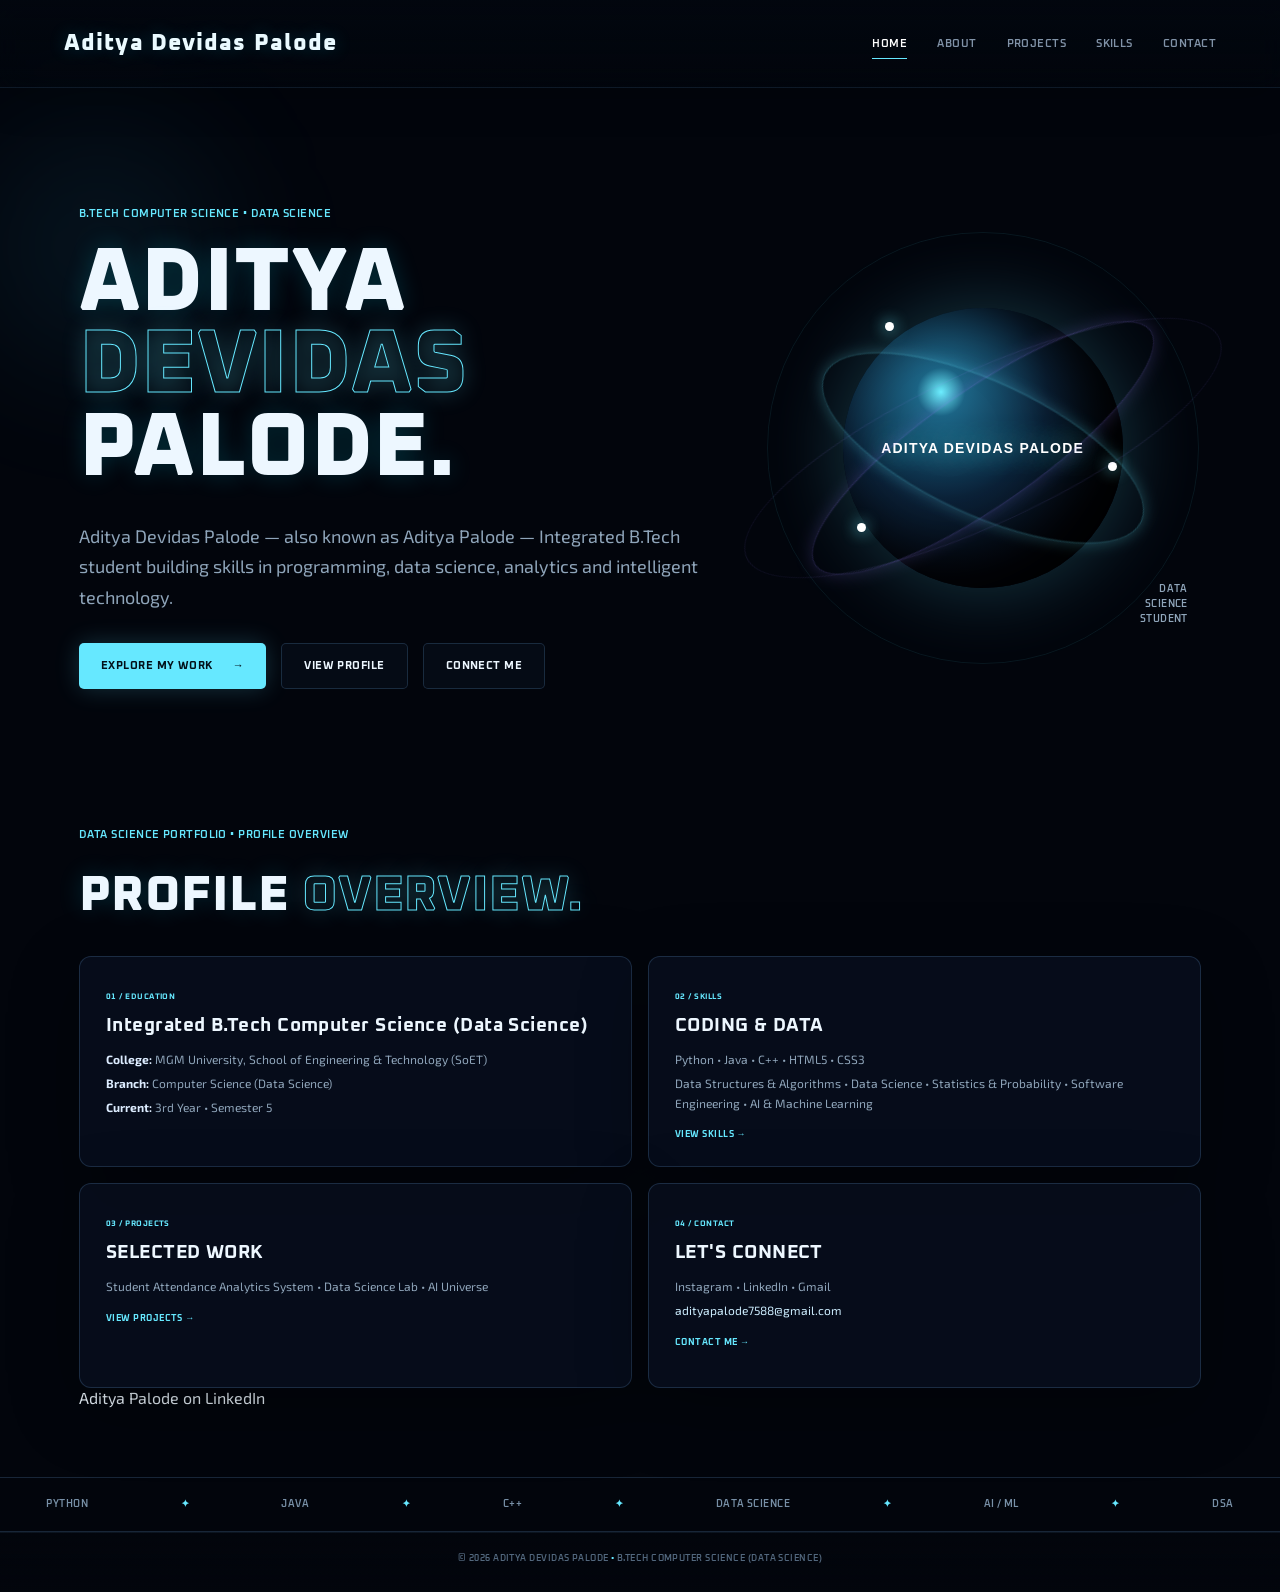
<file: index.html>
<!DOCTYPE html>
<html lang="en"><head><meta charset="UTF-8"><meta name="viewport" content="width=device-width,initial-scale=1.0"><meta name="description" content="Official portfolio of Aditya Devidas Palode (Aditya Palode), an Integrated B.Tech Computer Science (Data Science) student at MGM University. Explore his projects, skills, certifications and academic profile."><meta name="author" content="Aditya Devidas Palode"><meta name="robots" content="index, follow"><meta name="google-site-verification" content="tOQX4YrjLQzGBUse_508-71fQ2F6g-8pqoIuRUcokbo"><link rel="canonical" href="https://adityapalode1447.github.io/"><meta property="og:title" content="Aditya Palode | Aditya Devidas Palode | Data Science Portfolio"><meta property="og:description" content="Official portfolio of Aditya Devidas Palode (Aditya Palode), an Integrated B.Tech Computer Science (Data Science) student at MGM University."><meta property="og:url" content="https://adityapalode1447.github.io/"><meta property="og:type" content="profile"><meta property="og:site_name" content="Aditya Palode"><meta name="twitter:card" content="summary"><title>Aditya Palode | Aditya Devidas Palode | Data Science Portfolio</title><script type="application/ld+json">{"@context":"https://schema.org","@type":"Person","name":"Aditya Devidas Palode","alternateName":["Aditya Palode","ADITYA PALODE","ADITYAPALODE1447","ADITYAPALODE_1447"],"url":"https://adityapalode1447.github.io/","jobTitle":"B.Tech Computer Science (Data Science) Student","sameAs":["https://www.instagram.com/adityapalode_1447/","https://www.linkedin.com/in/adityadevidaspalode/","https://github.com/adityapalode1447"]}</script><script type="application/ld+json">{"@context":"https://schema.org","@type":"WebSite","name":"Aditya Palode","alternateName":"Aditya Devidas Palode","url":"https://adityapalode1447.github.io/"}</script><link rel="stylesheet" href="css/style.css"></head>
<body><canvas id="space"></canvas><div class="space-aurora" aria-hidden="true"></div><div class="noise"></div><header><a class="brand" href="index.html" aria-label="Aditya Devidas Palode">Aditya Devidas Palode</a><nav><a class="active" href="index.html">HOME</a><a href="about.html">ABOUT</a><a href="projects.html">PROJECTS</a><a href="skills.html">SKILLS</a><a href="contact.html">CONTACT</a></nav><button class="hamb" onclick="menu()">☰</button></header><main class="home"><section class="hero reveal"><div class="hero-copy"><p class="kicker">B.TECH COMPUTER SCIENCE • DATA SCIENCE</p><h1>ADITYA<br><em>DEVIDAS</em><br>PALODE.</h1><p class="subtitle">Aditya Devidas Palode — also known as Aditya Palode — Integrated B.Tech student building skills in programming, data science, analytics and intelligent technology.</p><div class="actions"><a class="btn glow" href="projects.html">EXPLORE MY WORK <b>→</b></a><a class="btn ghost" href="about.html">VIEW PROFILE</a><a class="btn ghost" href="contact.html">CONNECT ME</a></div></div><div class="orb-wrap"><div class="orb"><div class="orb-core full-name-orb">ADITYA DEVIDAS PALODE</div><i></i><i></i><i></i></div><div class="orbit-label">DATA<br>SCIENCE<br>STUDENT</div></div></section><section class="home-overview reveal"><div class="home-section-head"><p class="kicker">DATA SCIENCE PORTFOLIO • PROFILE OVERVIEW</p><h2>PROFILE <em>OVERVIEW.</em></h2></div><div class="overview-grid"><article class="glass overview-card"><span>01 / EDUCATION</span><h3>Integrated B.Tech Computer Science (Data Science)</h3><p><b>College:</b> MGM University, School of Engineering & Technology (SoET)</p><p><b>Branch:</b> Computer Science (Data Science)</p><p><b>Current:</b> 3rd Year • Semester 5</p></article><article class="glass overview-card"><span>02 / SKILLS</span><h3>CODING & DATA</h3><p>Python • Java • C++ • HTML5 • CSS3</p><p>Data Structures & Algorithms • Data Science • Statistics & Probability • Software Engineering • AI & Machine Learning</p><a href="skills.html" class="mini-link">VIEW SKILLS →</a></article><article class="glass overview-card"><span>03 / PROJECTS</span><h3>SELECTED WORK</h3><p>Student Attendance Analytics System • Data Science Lab • AI Universe</p><a href="projects.html" class="mini-link">VIEW PROJECTS →</a></article><article class="glass overview-card"><span>04 / CONTACT</span><h3>LET'S CONNECT</h3><p>Instagram • LinkedIn • Gmail</p><p class="contact-mail">adityapalode7588@gmail.com</p><a href="contact.html" class="mini-link">CONTACT ME →</a></article></div><p class="social-seo-link"><a href="https://www.linkedin.com/in/adityadevidaspalode/" target="_blank" rel="me noopener noreferrer">Aditya Palode on LinkedIn</a></p></section><section class="ticker"><span>PYTHON</span><b>✦</b><span>JAVA</span><b>✦</b><span>C++</span><b>✦</b><span>DATA SCIENCE</span><b>✦</b><span>AI / ML</span><b>✦</b><span>DSA</span></section></main><footer>© 2026 ADITYA DEVIDAS PALODE <span>•</span> B.TECH COMPUTER SCIENCE (DATA SCIENCE)</footer><script src="js/script.js"></script></body></html>
</file>
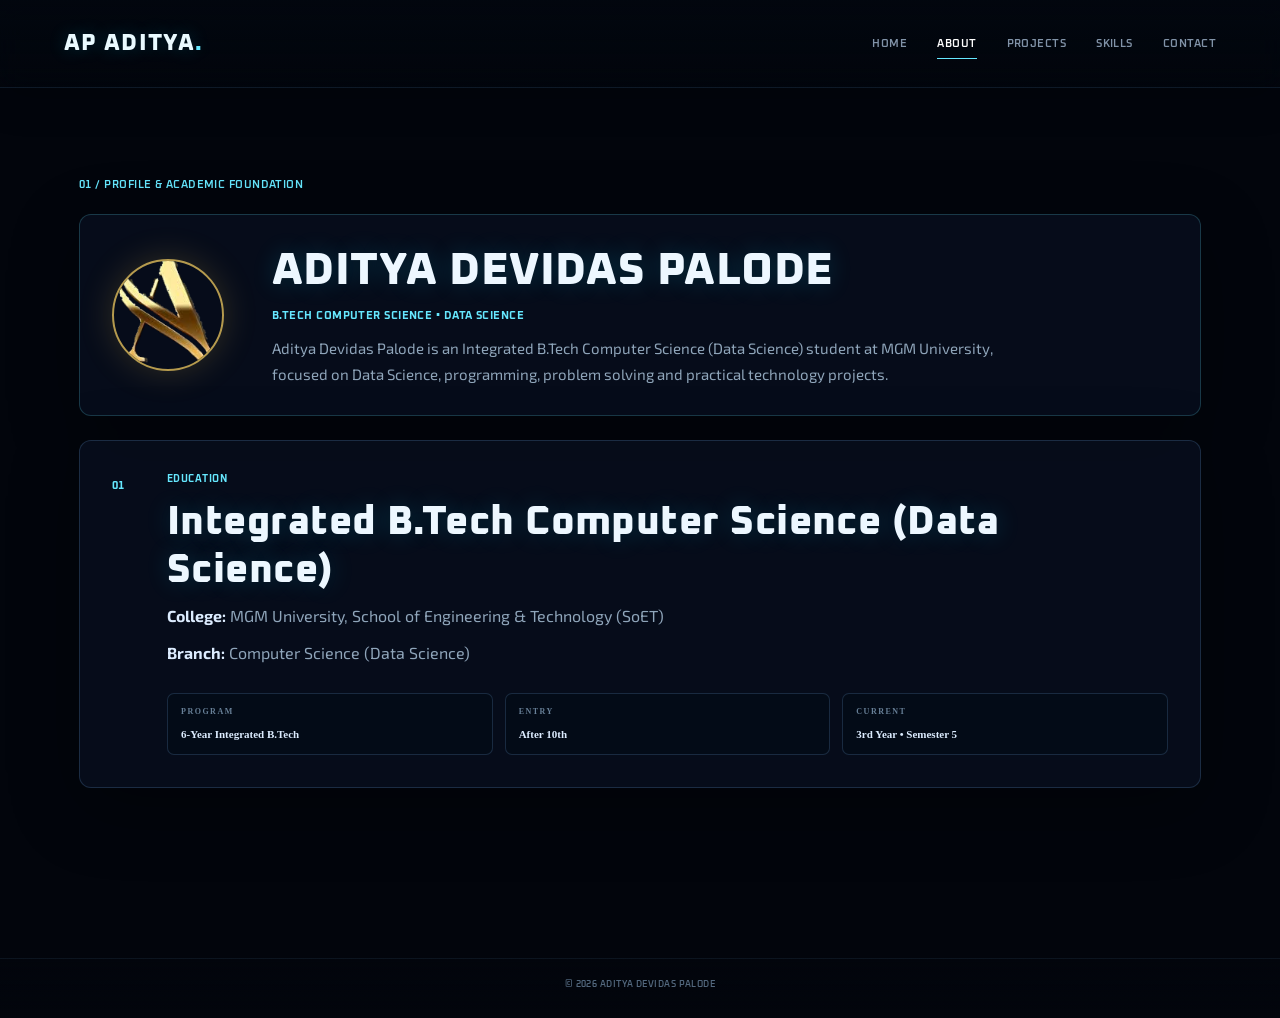
<file: about.html>
<!DOCTYPE html><html lang="en"><head><meta charset="UTF-8"><meta name="viewport" content="width=device-width,initial-scale=1.0"><meta name="description" content="About Aditya Devidas Palode, an Integrated B.Tech Computer Science (Data Science) student at MGM University, School of Engineering & Technology. Learn about his education and academic profile."><meta name="author" content="Aditya Devidas Palode"><meta name="robots" content="index, follow"><link rel="canonical" href="https://adityapalode1447.github.io/about.html"><meta property="og:title" content="About Aditya Devidas Palode | Data Science"><meta property="og:description" content="Academic profile and education of Aditya Devidas Palode, an Integrated B.Tech Computer Science (Data Science) student."><meta property="og:url" content="https://adityapalode1447.github.io/about.html"><meta property="og:type" content="profile"><meta property="og:site_name" content="Aditya Palode"><title>About Aditya Devidas Palode | B.Tech Data Science</title><link rel="stylesheet" href="css/style.css"></head><body><canvas id="space"></canvas><div class="noise"></div><header><a class="brand" href="index.html"><span>AP</span> ADITYA<span class="dot">.</span></a><nav><a href="index.html">HOME</a><a class="active" href="about.html">ABOUT</a><a href="projects.html">PROJECTS</a><a href="skills.html">SKILLS</a><a href="contact.html">CONTACT</a></nav><button class="hamb" onclick="menu()">☰</button></header><main class="page reveal"><p class="kicker">01 / PROFILE & ACADEMIC FOUNDATION</p><section class="about-profile glass"><div class="about-logo-wrap"><img src="a-logo.png" alt="Aditya Devidas Palode personal logo"></div><div><div class="about-name">ADITYA DEVIDAS PALODE</div><p class="about-role">B.TECH COMPUTER SCIENCE • DATA SCIENCE</p><p class="about-summary">Aditya Devidas Palode is an Integrated B.Tech Computer Science (Data Science) student at MGM University, focused on Data Science, programming, problem solving and practical technology projects.</p></div></section><section class="about-education glass"><div class="section-number">01</div><div><div class="edu-label">EDUCATION</div><h2>Integrated B.Tech Computer Science (Data Science)</h2><p class="university"><strong>College:</strong> MGM University, School of Engineering & Technology (SoET)</p><p class="university"><strong>Branch:</strong> Computer Science (Data Science)</p><div class="edu-meta"><div><small>PROGRAM</small><strong>6-Year Integrated B.Tech</strong></div><div><small>ENTRY</small><strong>After 10th</strong></div><div><small>CURRENT</small><strong>3rd Year • Semester 5</strong></div></div></div></section></main><footer>© 2026 ADITYA DEVIDAS PALODE</footer><script src="js/script.js"></script></body></html>
</file>
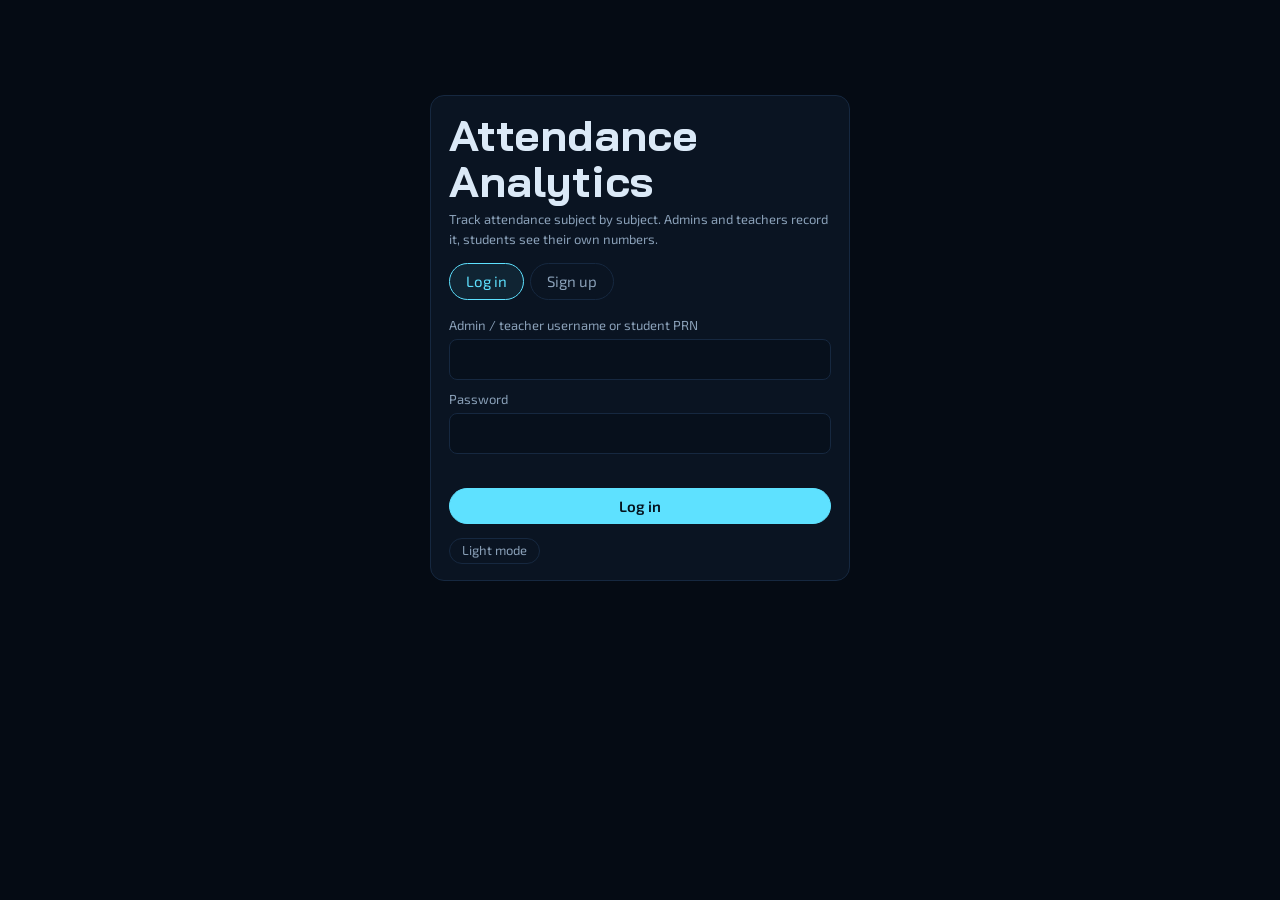
<file: attendance-app144444447(1).html>
<!DOCTYPE html>
<html lang="en">
<head>
<meta charset="utf-8">
<meta name="viewport" content="width=device-width,initial-scale=1">
<title>Attendance Analytics | Aditya Devidas Palode</title>
<link href="https://fonts.googleapis.com/css2?family=Bai+Jamjuree:wght@600;700&family=Exo+2:wght@400;500;600&display=swap" rel="stylesheet">
<style>
:root{--bg:#050b14;--p:#0a1422;--ln:#162840;--tx:#dbe9f7;--mu:#8aa0b8;--cy:#5ee1ff;--rd:#ff5d73;--am:#ffb454;--gn:#4ade9f;--in:#07101c;--tr:#0d1b2e;--on:#04111c;--th:75%;color-scheme:dark}
:root[data-theme=light]{--bg:#f3f6fa;--p:#fff;--ln:#d3deea;--tx:#10243a;--mu:#52677d;--cy:#0b7a9e;--rd:#cf3550;--am:#a86400;--gn:#0f8a57;--in:#fff;--tr:#e3eaf2;--on:#fff;color-scheme:light}
*{box-sizing:border-box;margin:0}
body{background:var(--bg);color:var(--tx);font:400 15px/1.5 'Exo 2',system-ui,sans-serif;padding:clamp(12px,3vw,32px);max-width:1180px;margin:auto}
h1,h2,h3,.big{font-family:'Bai Jamjuree',system-ui,sans-serif}
h1{font-size:clamp(28px,5vw,44px);line-height:1.05}
h2{font-size:19px;margin-bottom:10px}
:focus-visible{outline:2px solid var(--cy);outline-offset:2px}
.card{background:var(--p);border:1px solid var(--ln);border-radius:14px;padding:16px 18px;margin-bottom:14px}
.mu{color:var(--mu);font-size:13px}
.top{display:flex;flex-wrap:wrap;gap:10px;justify-content:space-between;align-items:center;margin-bottom:14px}
.nav{display:flex;gap:6px;flex-wrap:wrap;margin-bottom:16px;border-bottom:1px solid var(--ln);padding-bottom:10px}
button,input,select,textarea{font:inherit;color:var(--tx)}
.tab,.btn{background:none;border:1px solid var(--ln);border-radius:99px;padding:6px 16px;cursor:pointer;color:var(--mu)}
.tab[aria-selected=true]{border-color:var(--cy);color:var(--cy);background:#5ee1ff14}
.btn.pri{background:var(--cy);color:var(--on);border-color:var(--cy);font-weight:600}
.btn.dg{color:var(--rd);border-color:#ff5d7355}
.btn:hover,.tab:hover{border-color:var(--cy)}
.btn:disabled{opacity:.45;cursor:not-allowed}
.btn.sm{padding:2px 12px;font-size:13px}
input,select,textarea{background:var(--in);border:1px solid var(--ln);border-radius:8px;padding:8px 10px;width:100%}
input[type=checkbox]{width:auto}
label{display:block;font-size:13px;color:var(--mu);margin:10px 0 4px}
label.ck{display:flex;gap:8px;align-items:center;margin:0;padding-bottom:8px}
code{background:var(--tr);padding:1px 6px;border-radius:5px}
.auth{max-width:420px;margin:7vh auto}
.row2{display:grid;grid-template-columns:repeat(auto-fit,minmax(170px,1fr));gap:10px;align-items:end}
.kp{display:grid;grid-template-columns:repeat(auto-fit,minmax(170px,1fr));gap:12px;margin-bottom:14px}
.kp .card{margin:0}
.big{font-size:34px;font-weight:700;line-height:1.1;display:block}
table{width:100%;border-collapse:collapse;font-size:14px}
th,td{text-align:left;padding:8px 10px;border-bottom:1px solid var(--ln)}
th{color:var(--mu);font-weight:500;font-size:12px}
.sc{overflow-x:auto}
.pill{display:inline-block;min-width:52px;text-align:center;border-radius:99px;padding:1px 10px;font-size:12px;font-weight:600}
.hi{background:#ff5d7326;color:var(--rd)}.md{background:#ffb45426;color:var(--am)}.lo{background:#4ade9f1f;color:var(--gn)}
.bar{position:relative;height:10px;background:var(--tr);border-radius:5px;margin:8px 0}
.bar i{position:absolute;left:0;top:0;bottom:0;border-radius:5px}
.bar:after{content:"";position:absolute;left:var(--th);top:-3px;bottom:-3px;width:2px;background:var(--am)}
.sg{display:grid;grid-template-columns:repeat(auto-fill,minmax(250px,1fr));gap:12px}
.seg{display:inline-flex;border:1px solid var(--ln);border-radius:99px;overflow:hidden}
.seg button{background:none;border:0;padding:4px 12px;cursor:pointer;color:var(--mu)}
.seg .on1{background:#4ade9f26;color:var(--gn)}.seg .on0{background:#ff5d7326;color:var(--rd)}
.seg .on2,.seg .on3{background:#ffb45426;color:var(--am)}.seg .on4{background:#5ee1ff26;color:var(--cy)}
.err{color:var(--rd);font-size:13px;min-height:20px;margin-top:8px}
.toast{position:fixed;bottom:20px;left:50%;transform:translateX(-50%);background:var(--cy);color:var(--on);padding:8px 18px;border-radius:99px;font-weight:600;z-index:9}
.toast.bad{background:var(--rd);color:#fff}
.fc{border-left:3px solid var(--cy);padding:4px 10px;margin-top:8px;font-size:13px;color:var(--mu)}
.warn{border:1px solid #ff5d7366;background:#ff5d7314;border-radius:14px;padding:12px 16px;margin-bottom:14px}
.warn b{color:var(--rd)}
.hm{display:grid;grid-auto-flow:column;grid-template-rows:repeat(7,14px);grid-auto-columns:14px;gap:3px;overflow-x:auto;padding:2px 0 6px}
.hm i,.lg i{display:block;width:14px;height:14px;border-radius:3px;background:var(--tr)}
.hm .g,.lg .g{background:var(--gn)}.hm .y,.lg .y{background:var(--am)}.hm .r,.lg .r{background:var(--rd)}.hm .f{background:transparent}
.lg{display:flex;gap:14px;flex-wrap:wrap;align-items:center;font-size:12px;color:var(--mu);margin-top:6px}
.lg span{display:inline-flex;gap:6px;align-items:center}
.ch{width:100%;height:auto;display:block}
.tl{fill:none;stroke:var(--cy);stroke-width:2.5;stroke-linejoin:round;stroke-linecap:round}
.tp{fill:var(--p);stroke:var(--cy);stroke-width:2.5}
.tg{stroke:var(--ln);stroke-width:1}
.tt{stroke:var(--am);stroke-width:1.5;stroke-dasharray:5 4}
.ax{font-size:11px;fill:var(--mu)}
.two{display:grid;grid-template-columns:repeat(auto-fit,minmax(260px,1fr));gap:14px}

.tab,.btn,.seg button{transition:transform .18s ease,box-shadow .18s ease,border-color .18s,color .18s,background .18s}
.tab:hover,.btn:hover:not(:disabled){transform:translateY(-2px);box-shadow:0 8px 18px -8px color-mix(in srgb,var(--cy) 60%,transparent)}
.tab:active,.btn:active:not(:disabled){transform:translateY(0) scale(.97);box-shadow:none}
.tab:not([aria-selected=true]):hover{color:var(--tx)}
.seg button:hover{color:var(--tx);background:color-mix(in srgb,var(--cy) 10%,transparent)}
.card{transition:border-color .2s,box-shadow .2s,transform .2s}
.kp .card:hover,.sg .card:hover,.pc:hover{transform:translateY(-3px);border-color:var(--cy);box-shadow:0 12px 24px -14px color-mix(in srgb,var(--cy) 70%,transparent)}
td{transition:background .15s}tr:hover>td{background:color-mix(in srgb,var(--cy) 6%,transparent)}
input,select,textarea{transition:border-color .15s,box-shadow .15s}
input:focus,select:focus,textarea:focus{outline:none;border-color:var(--cy);box-shadow:0 0 0 3px color-mix(in srgb,var(--cy) 25%,transparent)}
.hm i{transition:transform .12s}.hm i:hover{transform:scale(1.35)}
.fade{animation:fin .32s ease both}
@keyframes fin{from{opacity:0;transform:translateY(8px)}to{opacity:1;transform:none}}
.toast{animation:fin .25s ease both}
.av{width:46px;height:46px;flex:none;border-radius:50%;background:linear-gradient(135deg,var(--cy),var(--gn));color:var(--on);display:grid;place-items:center;font:700 18px 'Bai Jamjuree',system-ui,sans-serif;transition:transform .2s}
.av.sm{width:36px;height:36px;font-size:14px}.av.lg{width:64px;height:64px;font-size:24px}
.chip{display:flex;gap:10px;align-items:center;background:none;border:0;cursor:pointer;text-align:left;padding:0;color:var(--tx)}
.chip:hover .av,.pc:hover .av{transform:scale(1.08) rotate(-4deg)}
.pc{display:flex;gap:16px;align-items:center;flex-wrap:wrap}
.pc .info{flex:1;min-width:200px}.pc .stats{display:flex;gap:22px;flex-wrap:wrap}.pc .stats b{display:block;font:700 20px 'Bai Jamjuree',system-ui,sans-serif}
dl.kv{display:grid;grid-template-columns:max-content 1fr;gap:6px 18px;margin:12px 0}dl.kv dt{color:var(--mu);font-size:13px}
@media (prefers-reduced-motion:reduce){*{transition:none!important;animation:none!important}}
.pr{display:none}
@media print{
 body{background:#fff;color:#000;padding:0;max-width:none}
 .np{display:none!important}.pr{display:block!important;margin-bottom:10px}
 .card{border:0;background:none;padding:0;margin:0}
 th,td{border-color:#999;color:#000}th{color:#333}.mu{color:#333}
 .pill{border:1px solid #888;background:none!important;color:#000!important}
}
</style>
</head>
<body>
<div id="app"></div>
<script>
const $=(s,r=document)=>r.querySelector(s),K='att_app_v1',KT='att_theme';
const E=s=>String(s).replace(/[&<>"']/g,c=>'&#'+c.charCodeAt(0)+';');
const ld=d=>new Date(d.getTime()-d.getTimezoneOffset()*6e4).toISOString().slice(0,10); /* local date, not UTC */
const fd=d=>d?new Date(d+'T00:00:00Z').toLocaleDateString('en-IN',{day:'numeric',month:'short',year:'numeric',timeZone:'UTC'}):'';
const SLOTS=['Lecture 1','Lecture 2','Lecture 3','Lecture 4','Lecture 5','Lecture 6','Lab','Tutorial'];
const ST={1:'Present',0:'Absent',2:'Leave',3:'Medical',4:'On duty (OD)'},SH={1:'P',0:'A',2:'L',3:'Med',4:'OD'};
const DEF=['Physics','Mathematics','Chemistry','Biology','History','English','Marathi','Social Science'];
let TH=75;
const setTH=()=>{TH=+D.settings.th||75;document.documentElement.style.setProperty('--th',TH+'%')};
function norm(d){
  d=d&&typeof d=='object'?d:{};
  ['users','students','sessions'].forEach(k=>{if(!Array.isArray(d[k]))d[k]=[]});
  if(!Array.isArray(d.subjects))d.subjects=DEF.slice();
  d.subjects=d.subjects.map(s=>typeof s=='string'?{name:s,year:'',branch:'',teacher:''}:{name:String(s.name),year:s.year||'',branch:s.branch||'',teacher:s.teacher||''});
  d.sessions.forEach(s=>{if(!s.slot)s.slot=SLOTS[0]});
  d.settings=Object.assign({th:75,sem:''},d.settings);
  d.settings.map=Object.assign({2:'a',3:'x',4:'p'},d.settings.map);
  d.undo=d.undo||null;return d}
let D;try{D=JSON.parse(localStorage.getItem(K))}catch(e){}
D=norm(D);setTH();
let theme='dark';try{theme=localStorage.getItem(KT)||'dark'}catch(e){}
const applyTheme=()=>document.documentElement.dataset.theme=theme;applyTheme();
const save=()=>{try{localStorage.setItem(K,JSON.stringify(D))}catch(e){}};
let me=null;try{me=JSON.parse(sessionStorage.getItem('me'))}catch(e){}
const today=ld(new Date());
let ANIM=false;
let tab=me?(me.role=='student'?'my':'dash'):'',A={mode:'login',role:'student'},
M={sub:'',date:today,slot:SLOTS[0],year:'',branch:'',q:'',v:{}},RP={year:'',branch:'',q:'',from:'',to:'',def:false},
PR={sub:'',from:'',to:''},T={g:'w'},FC={sub:'',n:5},SQ='',SV='',BT='',IM=null;

/* ---------- helpers ---------- */
const isAdm=()=>me&&me.role=='admin';
const subObjs=()=>isAdm()?D.subjects:D.subjects.filter(s=>s.teacher==me.id);
const vis=()=>subObjs().map(s=>s.name);
const sobj=n=>D.subjects.find(s=>s.name==n);
const normBranch=v=>String(v||'').toLowerCase().replace(/\b(b\s*\.?\s*tech|bachelor\s*of\s*technology)\b/g,'').replace(/[^a-z0-9]+/g,'').trim();
const applies=(b,s)=>(!b.year||String(b.year)==String(s.year))&&(!b.branch||normBranch(b.branch)==normBranch(s.branch));
const myStu=()=>isAdm()?D.students:D.students.filter(s=>subObjs().some(b=>applies(b,s)));
const eff=v=>v==1?1:v==0?0:({p:1,a:0,x:null})[D.settings.map[v]]??null;
const below=v=>v!=null&&v<TH-1e-9;
const pc=v=>v==null?'–':Math.round(v)+'%',cl=v=>v==null?'':below(v)?'hi':v<Math.min(TH+10,100)?'md':'lo';
const pill=(v,t)=>`<span class="pill ${cl(v)}"${t?` title="${E(t)}"`:''}>${pc(v)}</span>`;
const hash=async s=>{if(!crypto.subtle)return btoa(s);const b=new TextEncoder().encode('att|'+s);return[...new Uint8Array(await crypto.subtle.digest('SHA-256',b))].map(x=>x.toString(16).padStart(2,'0')).join('')};
function stat(prn,sub,r){
  const S=sub==null?null:new Set([].concat(sub));let p=0,t=0,x=0;
  D.sessions.forEach(s=>{
    if((S&&!S.has(s.sub))||!(prn in s.m))return;
    if(r&&((r.from&&s.date<r.from)||(r.to&&s.date>r.to)))return;
    const e=eff(s.m[prn]);if(e==null)x++;else{t++;p+=e}});
  return{p,t,x,pc:t?p/t*100:null}}
const toast=(m,bad)=>{document.querySelectorAll('.toast').forEach(t=>t.remove());const d=document.createElement('div');d.className='toast'+(bad?' bad':'');d.setAttribute('role','status');d.textContent=m;document.body.append(d);setTimeout(()=>d.remove(),2600)};
const opts=(a,v,all)=>(all?`<option value="">${all}</option>`:'')+a.map(x=>`<option${x==v?' selected':''}>${E(x)}</option>`).join('');
const branches=()=>[...new Set(D.students.map(s=>s.branch))];
const years=()=>[...new Set(D.students.map(s=>s.year))].sort((a,b)=>a-b);
const flt=(f,base)=>(base||myStu()).filter(s=>(!f.year||s.year==f.year)&&(!f.branch||s.branch==f.branch)&&(!f.q||(s.name+s.prn).toLowerCase().includes(f.q.toLowerCase())));
const wk=d=>{const z=new Date(d+'T00:00:00Z');z.setUTCDate(z.getUTCDate()-(z.getUTCDay()+6)%7);return z.toISOString().slice(0,10)};
const cell=c=>{c=String(c);if(/^[=+\-@\t\r]/.test(c))c="'"+c;return'"'+c.replace(/"/g,'""')+'"'}; /* CSV injection guard */
function dl(name,text,type){const a=document.createElement('a');a.href=URL.createObjectURL(new Blob([text],{type}));a.download=name;a.click();setTimeout(()=>URL.revokeObjectURL(a.href),2000)}
const staffIdTaken=id=>D.users.some(u=>u.id.toLowerCase()==id.toLowerCase())||D.students.some(s=>s.prn.toLowerCase()==id.toLowerCase());

/* ---------- auth ---------- */
function auth(){
  const su=A.mode=='signup',ad=A.role=='admin';
  return`<div class="card auth"><h1>Attendance Analytics</h1>
  <p class="mu" style="margin:6px 0 14px">Track attendance subject by subject. Admins and teachers record it, students see their own numbers.</p>
  <div class="nav" style="border:0;padding:0">
   <button class="tab" role="tab" aria-selected="${!su}" data-a="mode" data-v="login">Log in</button>
   <button class="tab" role="tab" aria-selected="${su}" data-a="mode" data-v="signup">Sign up</button></div>
  ${su?`<label for="role">I am a</label><select id="role" data-f="role"><option value="student"${!ad?' selected':''}>Student</option><option value="admin"${ad?' selected':''}>Admin (first-time setup)</option></select>`:''}
  ${su&&ad?'<label for="nm">Full name</label><input id="nm" autocomplete="name">':''}
  <label for="uid">${su&&!ad?'PRN (as added by your admin)':!su?'Admin / teacher username or student PRN':'Choose an admin username'}</label>
  <input id="uid" autocomplete="username">
  <label for="pw">Password</label><input id="pw" type="password" autocomplete="${su?'new-password':'current-password'}">
  <p class="err" id="err" role="alert"></p>
  <button class="btn pri" style="width:100%;margin-top:6px" data-a="${su?'signup':'login'}">${su?'Create account':'Log in'}</button>
  ${su?'<p class="mu" style="margin-top:12px">The first admin account is created here. Students can sign up only after the admin adds their PRN. Teachers get their login from the admin.</p>':''}
  <p style="margin-top:14px"><button class="btn sm" data-a="theme">${theme=='dark'?'Light mode':'Dark mode'}</button></p></div>`;
}
const err=(m,id)=>{const e=$('#'+(id||'err'));if(e)e.textContent=m;return 1};
const ini=n=>String(n).trim().split(/\s+/).slice(0,2).map(w=>w[0]||'').join('').toUpperCase()||'?';
async function signIn(u){me={id:u.id,role:u.role,name:u.name};sessionStorage.setItem('me',JSON.stringify(me));tab=u.role=='student'?'my':'dash';ANIM=true;R()}
async function login(){
  const id=$('#uid').value.trim().toLowerCase(),h=await hash($('#pw').value),u=D.users.find(u=>u.id.toLowerCase()==id);
  if(!u||u.h!=h)return err('ID or password is wrong. Check both and try again.');
  signIn(u)}
async function signup(){
  const id=$('#uid').value.trim(),pw=$('#pw').value,ad=A.role=='admin',nm=ad?$('#nm').value.trim():'';
  if(!id||pw.length<6)return err('Enter an ID and a password of at least 6 characters.');
  if(D.users.some(u=>u.id.toLowerCase()==id.toLowerCase()))return err('This ID already has an account. Log in instead.');
  let u;
  if(ad){
    if(D.users.some(u=>u.role=='admin'))return err('An admin already exists. Ask them to add you as a student or teacher.');
    if(!nm)return err('Enter your name.');
    u={id,role:'admin',name:nm,h:await hash(pw),created:today};
  }else{
    const s=D.students.find(s=>s.prn.toLowerCase()==id.toLowerCase());
    if(!s)return err('This PRN is not in the student list. Ask your admin to add you first.');
    u={id:s.prn,role:'student',name:s.name,h:await hash(pw),created:today};
  }
  D.users.push(u);save();signIn(u)}

/* ---------- shell ---------- */
function tabs(){
  if(me.role=='admin')return[['dash','Dashboard'],['stu','Students'],['tch','Teachers'],['mark','Mark attendance'],['past','Past records'],['rep','Reports'],['sub','Subjects'],['set','Settings'],['acc','Profile']];
  if(me.role=='teacher')return[['dash','Dashboard'],['mark','Mark attendance'],['past','Past records'],['rep','Reports'],['acc','Profile']];
  return[['my','My attendance'],['hist','History'],['acc','Profile']]}
function shell(){
  const Tb=tabs();if(!Tb.some(t=>t[0]==tab)&&!(tab=='sv'&&isAdm()))tab=Tb[0][0];
  const v={dash,stu,tch,mark,past,rep,sub,set,acc,my,hist,sv}[tab]();
  return`<div class="top np"><div><h1 style="font-size:28px">Attendance Analytics</h1><button class="chip" style="margin-top:6px" data-a="tab" data-v="acc" aria-label="Open my profile"><span class="av sm">${E(ini(me.name))}</span><span><b style="font-weight:600">${E(me.name)}</b><br><span class="mu">${me.role=='admin'?'Admin':me.role=='teacher'?'Teacher':'Student '+E(me.id)} &middot; View profile</span></span></button></div>
  <span><button class="btn" data-a="theme">${theme=='dark'?'Light mode':'Dark mode'}</button> <button class="btn" data-a="logout">Log out</button></span></div>
  <div class="nav np" role="tablist">${Tb.map(t=>`<button class="tab" role="tab" aria-selected="${t[0]==tab||(tab=='sv'&&t[0]=='stu')}" data-a="tab" data-v="${t[0]}">${t[1]}</button>`).join('')}</div>${v}`;
}
function R(){
  const a=$('#app'),ae=document.activeElement;let sel=null,ss=null,se=null;
  if(ae&&a.contains(ae)){const d=ae.dataset;
    sel=ae.id?'#'+ae.id:d.a?`[data-a="${CSS.escape(d.a)}"]`+(d.p!=null?`[data-p="${CSS.escape(d.p)}"]`:'')+(d.v!=null?`[data-v="${CSS.escape(d.v)}"]`:''):null;
    try{ss=ae.selectionStart;se=ae.selectionEnd}catch(e){}}
  a.innerHTML=me?shell():auth();
  if(ANIM){a.classList.remove('fade');void a.offsetWidth;a.classList.add('fade');ANIM=false}
  if(sel){const n=$(sel);if(n){n.focus({preventScroll:true});try{if(ss!=null)n.setSelectionRange(ss,se)}catch(e){}}}}

/* ---------- charts ---------- */
function trend(){
  const V=new Set(vis()),P=new Set(myStu().map(s=>s.prn)),g={};
  D.sessions.forEach(s=>{if(!V.has(s.sub))return;const k=T.g=='m'?s.date.slice(0,7):wk(s.date);
    for(const p in s.m){if(!P.has(p))continue;const e=eff(s.m[p]);if(e==null)continue;const o=g[k]=g[k]||{p:0,t:0};o.t++;o.p+=e}});
  const pts=Object.keys(g).sort().slice(-12).map(k=>({k,pc:g[k].p/g[k].t*100,t:g[k].t}));
  if(pts.length<2)return`<p class="mu">Record classes in at least two different ${T.g=='m'?'months':'weeks'} to see a trend.</p>`;
  const W=640,H=230,L=40,Rt=70,Tp=14,B=34,lo=Math.max(0,Math.floor((Math.min(...pts.map(p=>p.pc),TH)-8)/10)*10),step=(100-lo)>50?20:10,
  x=i=>L+i*(W-L-Rt)/(pts.length-1),y=v=>Tp+(100-v)*(H-Tp-B)/(100-lo),
  lbl=k=>T.g=='m'?new Date(k+'-01T00:00:00Z').toLocaleDateString('en-IN',{month:'short',year:'2-digit',timeZone:'UTC'}):new Date(k+'T00:00:00Z').toLocaleDateString('en-IN',{day:'numeric',month:'short',timeZone:'UTC'});
  let grid='';for(let v=lo;v<=100;v+=step)grid+=`<line class="tg" x1="${L}" x2="${W-Rt}" y1="${y(v)}" y2="${y(v)}"/><text class="ax" x="${L-6}" y="${y(v)+4}" text-anchor="end">${v}%</text>`;
  const every=pts.length>8?2:1;
  return`<svg class="ch" viewBox="0 0 ${W} ${H}" role="img" aria-label="Attendance trend over ${pts.length} ${T.g=='m'?'months':'weeks'}. Latest ${pc(pts[pts.length-1].pc)}, requirement ${TH}%.">${grid}
  <line class="tt" x1="${L}" x2="${W-Rt}" y1="${y(TH)}" y2="${y(TH)}"/><text class="ax" x="${W-Rt+6}" y="${y(TH)+4}">Min ${TH}%</text>
  <polyline class="tl" points="${pts.map((p,i)=>x(i)+','+y(p.pc)).join(' ')}"/>
  ${pts.map((p,i)=>`<circle class="tp" cx="${x(i)}" cy="${y(p.pc)}" r="5"><title>${T.g=='m'?'':'Week of '}${lbl(p.k)}: ${pc(p.pc)} (${p.t} marks)</title></circle>${i%every==0?`<text class="ax" x="${x(i)}" y="${H-12}" text-anchor="middle">${lbl(p.k)}</text>`:''}`).join('')}</svg>`;
}
function heat(prn){
  const days={};
  D.sessions.forEach(s=>{if(!(prn in s.m))return;const d=days[s.date]=days[s.date]||{p:0,t:0},e=eff(s.m[prn]);if(e!=null){d.t++;d.p+=e}});
  const t0=new Date(wk(today)+'T00:00:00Z');t0.setUTCDate(t0.getUTCDate()-7*19);let h='';
  for(let i=0;i<140;i++){const z=new Date(t0);z.setUTCDate(z.getUTCDate()+i);const s=z.toISOString().slice(0,10);
    if(s>today){h+='<i class="f"></i>';continue}
    const d=days[s],c=!d?'':!d.t?'':d.p==d.t?'g':d.p==0?'r':'y',tt=!d?'No class':d.t?`${d.p} of ${d.t} classes attended`:'Excused';
    h+=`<i class="${c}" title="${fd(s)}: ${tt}"></i>`}
  return`<div class="card"><h2>Attendance calendar</h2><p class="mu">Last 20 weeks, each column is a week starting Monday. Hover a square for details.</p>
  <div class="hm" role="img" aria-label="Calendar heatmap of daily attendance for the last 20 weeks">${h}</div>
  <div class="lg"><span><i></i>No class</span><span><i class="g"></i>All attended</span><span><i class="y"></i>Some missed</span><span><i class="r"></i>All missed</span></div></div>`;
}

/* ---------- dashboard ---------- */
function pcard(){
  const u=D.users.find(x=>x.id==me.id)||{},ad=isAdm();
  return`<div class="card pc"><span class="av lg">${E(ini(me.name))}</span><div class="info"><h2 style="margin:0">${E(me.name)}</h2><p class="mu">${ad?'Admin':'Teacher'} &middot; @${E(me.id)}${u.email?' &middot; '+E(u.email):''}</p></div>
  <div class="stats">${ad?`<div><b>${D.students.length}</b><span class="mu">Students</span></div><div><b>${D.users.filter(x=>x.role=='teacher').length}</b><span class="mu">Teachers</span></div>`:''}<div><b>${subObjs().length}</b><span class="mu">${ad?'Subjects':'My subjects'}</span></div></div>
  <button class="btn np" data-a="tab" data-v="acc">View and edit profile</button></div>`;
}
function dash(){
  const V=vis(),SO=subObjs();
  if(!SO.length)return pcard()+`<div class="card"><h2>No subjects yet</h2><p class="mu">${isAdm()?'Add subjects in the Subjects tab.':'The admin has not assigned any subject to you yet.'}</p></div>`;
  const SL=myStu(),rows=SL.map(s=>({s,o:stat(s.prn,V)})).filter(x=>x.o.t),
  tot=rows.reduce((a,x)=>({p:a.p+x.o.p,t:a.t+x.o.t}),{p:0,t:0}),ov=tot.t?tot.p/tot.t*100:null,
  low=rows.filter(x=>below(x.o.pc)).sort((a,b)=>a.o.pc-b.o.pc),
  subs=SO.map(b=>{const a=D.students.reduce((q,s)=>{const o=stat(s.prn,b.name);return{p:q.p+o.p,t:q.t+o.t}},{p:0,t:0});return[b.name,a.t?a.p/a.t*100:null]}).sort((a,b)=>(a[1]==null)-(b[1]==null)||a[1]-b[1]),
  rk=[...rows].sort((a,b)=>b.o.pc-a.o.pc),k=Math.min(5,Math.floor(rk.length/2)),
  top=rk.slice(0,k),bot=k?rk.slice(-k).reverse():[],
  lt=(a)=>`<table>${a.map(x=>`<tr><td>${E(x.s.name)}<div class="mu">${E(x.s.prn)}</div></td><td style="text-align:right">${pill(x.o.pc)}</td></tr>`).join('')}</table>`,
  nCl=D.sessions.filter(s=>V.includes(s.sub)).length,ls=subs[0]&&subs[0][1]!=null?subs[0]:null;
  return pcard()+`<div class="kp"><div class="card"><span class="big">${SL.length}</span><span class="mu">Students</span></div>
  <div class="card"><span class="big">${nCl}</span><span class="mu">Classes recorded</span></div>
  <div class="card"><span class="big" style="color:var(--${ov==null?'mu':below(ov)?'rd':'gn'})">${pc(ov)}</span><span class="mu">Overall attendance</span></div>
  <div class="card"><span class="big" style="color:var(--${low.length?'rd':'gn'})">${low.length}</span><span class="mu">Students below ${TH}%</span></div></div>
  ${D.students.length?'':'<div class="card"><h2>Start here</h2><p class="mu">Add students in the Students tab (or load demo data), then record attendance in Mark attendance.</p></div>'}
  <div class="card"><div class="top" style="margin:0 0 6px"><h2 style="margin:0">Attendance trend</h2><span class="seg" role="group" aria-label="Trend period"><button class="${T.g=='w'?'on1':''}" aria-pressed="${T.g=='w'}" data-a="tg" data-v="w">Weekly</button><button class="${T.g=='m'?'on1':''}" aria-pressed="${T.g=='m'}" data-a="tg" data-v="m">Monthly</button></span></div>${trend()}</div>
  <div class="card"><h2>Attendance by subject, lowest first</h2>${ls&&below(ls[1])?`<p class="fc" style="margin:0 0 8px">Weakest: ${E(ls[0])} at ${pc(ls[1])}.</p>`:''}${subs.map(s=>`<div><div style="display:flex;justify-content:space-between"><span>${E(s[0])}</span>${pill(s[1])}</div><div class="bar"><i style="width:${s[1]||0}%;background:var(--${s[1]==null?'ln':below(s[1])?'rd':'cy'})"></i></div></div>`).join('')}<p class="mu">The amber line marks ${TH}%.</p></div>
  <div class="card"><h2>Needs attention</h2>${low.length?`<div class="sc"><table><tr><th>Student</th><th>PRN</th><th>Overall</th><th>Weakest subject</th></tr>${low.slice(0,10).map(x=>{const w=V.map(n=>[n,stat(x.s.prn,n).pc]).filter(a=>a[1]!=null).sort((a,b)=>a[1]-b[1])[0];return`<tr><td>${E(x.s.name)}</td><td>${E(x.s.prn)}</td><td>${pill(x.o.pc)}</td><td>${w?E(w[0])+' '+pc(w[1]):'–'}</td></tr>`}).join('')}</table></div>`:'<p class="mu">Nobody is below the requirement right now.</p>'}</div>
  ${k?`<div class="two"><div class="card" style="margin:0"><h2>Top students</h2>${lt(top)}</div><div class="card" style="margin:0"><h2>Lowest attendance</h2>${lt(bot)}</div></div>`:''}`;
}

/* ---------- students / teachers ---------- */
function stu(){
  const L=D.students.filter(s=>!SQ||(s.name+s.prn).toLowerCase().includes(SQ.toLowerCase()));
  return`<div class="card"><h2>Add a student</h2><div class="row2">
  <div><label for="sn">Name</label><input id="sn"></div><div><label for="sp">PRN</label><input id="sp"></div>
  <div><label for="sy">Year</label><select id="sy">${[1,2,3,4,5,6].map(y=>`<option>${y}</option>`).join('')}</select></div>
  <div><label for="sb">Branch / field</label><input id="sb" list="bl" value="CSE (Data Science)"><datalist id="bl">${['CSE (Data Science)','CSE','IT','ENTC','Mechanical','Civil','Electrical'].map(b=>`<option>${b}</option>`).join('')}</datalist></div>
  <button class="btn pri" data-a="addstu">Add student</button></div><p class="err" id="err"></p></div>
  <div class="card"><h2>Import many students</h2><p class="mu">One student per line as <code>Name, PRN, Year, Branch</code>. Comma or tab separated, so you can copy straight from Excel. A header row is fine.</p>
  <label for="bi">Paste here</label><textarea id="bi" rows="5" data-q="bi" placeholder="Aarav Patil, MGM23001, 3, CSE (Data Science)">${E(BT)}</textarea>
  <div class="row2" style="margin-top:8px"><button class="btn pri" data-a="imp">Import pasted list</button><div><label for="bf">...or choose a CSV file</label><input id="bf" type="file" accept=".csv,.txt,text/csv" data-f="bfile"></div><button class="btn" data-a="sample">Download sample CSV</button></div>
  <p class="mu" role="status" style="margin-top:8px;white-space:pre-line;${IM&&IM.bad?'color:var(--rd)':''}">${IM?E(IM.m):''}</p></div>
  <div class="card"><div class="top" style="margin:0 0 8px"><h2 style="margin:0">All students (${D.students.length})</h2><button class="btn" data-a="demo">Load demo data</button></div>
  <label for="sq">Search name or PRN</label><input id="sq" data-q="sq" value="${E(SQ)}" style="max-width:320px;margin-bottom:8px">
  <div class="sc"><table><tr><th>Name</th><th>PRN</th><th>Year</th><th>Branch</th><th>Account</th><th></th></tr>${L.map(s=>{const has=D.users.some(u=>u.id==s.prn);return`<tr><td>${E(s.name)}</td><td>${E(s.prn)}</td><td>${s.year}</td><td>${E(s.branch)}</td><td class="mu">${has?'Signed up':'Not yet'}</td><td style="white-space:nowrap;text-align:right"><button class="btn sm" data-a="sv" data-v="${E(s.prn)}">Details</button> ${has?`<button class="btn sm" data-a="resetpw" data-v="${E(s.prn)}">Reset password</button> `:''}<button class="btn sm dg" data-a="delstu" data-v="${E(s.prn)}">Remove</button></td></tr>`}).join('')||'<tr><td colspan="6" class="mu">No students yet.</td></tr>'}</table></div></div>`;
}
function tch(){
  const L=D.users.filter(u=>u.role=='teacher');
  return`<div class="card"><h2>Add a teacher</h2><p class="mu">Give the teacher a username and a temporary password. Then assign subjects to them in the Subjects tab. They can change the password in their Account tab.</p>
  <div class="row2"><div><label for="tn">Full name</label><input id="tn"></div><div><label for="tu">Username</label><input id="tu" autocomplete="off"></div>
  <div><label for="tp">Temporary password</label><input id="tp" autocomplete="off"></div><button class="btn pri" data-a="addtch">Add teacher</button></div><p class="err" id="err"></p></div>
  <div class="card"><h2>Teachers (${L.length})</h2><div class="sc"><table><tr><th>Name</th><th>Username</th><th>Subjects</th><th></th></tr>${L.map(u=>`<tr><td>${E(u.name)}</td><td>${E(u.id)}</td><td class="mu">${E(D.subjects.filter(s=>s.teacher==u.id).map(s=>s.name).join(', ')||'None yet')}</td><td style="white-space:nowrap;text-align:right"><button class="btn sm" data-a="resetpw" data-v="${E(u.id)}">Reset password</button> <button class="btn sm dg" data-a="deltch" data-v="${E(u.id)}">Remove</button></td></tr>`).join('')||'<tr><td colspan="4" class="mu">No teachers yet. The admin can mark every subject.</td></tr>'}</table></div></div>`;
}

/* ---------- marking ---------- */
function mk(){
  const sb=sobj(M.sub),L=sb?flt(M).filter(s=>applies(sb,s)):[],ex=D.sessions.find(s=>s.date==M.date&&s.sub==M.sub&&s.slot==M.slot),
  val=p=>p in M.v?M.v[p]:ex?ex.m[p]:null;
  return{L,ex,val}}
function mark(){
  const names=vis();if(!names.includes(M.sub))M.sub=names[0]||'';
  if(!names.length)return`<div class="card"><h2>No subjects yet</h2><p class="mu">${isAdm()?'Add subjects in the Subjects tab.':'The admin has not assigned any subject to you yet.'}</p></div>`;
  const{L,ex,val}=mk(),un=L.filter(s=>val(s.prn)==null).length,u=D.undo&&D.undo.by==me.id?D.undo:null;
  return`<div class="card"><h2>Mark attendance</h2><div class="row2">
  <div><label for="ms">Subject</label><select id="ms" data-f="msub">${opts(names,M.sub)}</select></div>
  <div><label for="md">Date</label><input id="md" type="date" value="${M.date}" max="${today}" data-f="mdate"></div>
  <div><label for="ml">Lecture / slot</label><select id="ml" data-f="mslot">${opts(SLOTS,M.slot)}</select></div>
  <div><label for="my">Year</label><select id="my" data-f="myear">${opts(years(),M.year,'All years')}</select></div>
  <div><label for="mb">Branch</label><select id="mb" data-f="mbranch">${opts(branches(),M.branch,'All branches')}</select></div></div>
  ${ex?'<p class="fc">Attendance for this subject, date and slot already exists. Saving will update it.</p>':''}
  ${u?`<p style="margin-top:10px"><button class="btn sm" data-a="undo">Undo last save (${E(u.sub)}, ${fd(u.date)}, ${E(u.slot)})</button></p>`:''}</div>
  <div class="card"><div class="top" style="margin:0 0 8px"><h2 style="margin:0">${L.length} students &middot; <span style="color:var(--${un?'am':'gn'})">${un} unmarked</span></h2><span><button class="btn" data-a="all" data-v="1">All present</button> <button class="btn" data-a="all" data-v="0">All absent</button> <button class="btn" data-a="clr">Clear</button></span></div>
  <p class="mu" style="margin-bottom:8px">P present &middot; A absent &middot; L leave &middot; Med medical &middot; OD on duty. Every student must be marked before saving.</p>
  <label for="mq">Search name or PRN</label><input id="mq" data-q="mq" value="${E(M.q)}" style="max-width:320px;margin-bottom:6px">
  <div class="sc"><table>${L.map(s=>{const v=val(s.prn);return`<tr><td>${E(s.name)}<div class="mu">${E(s.prn)}${v==null?' &middot; <span style="color:var(--am)">not marked</span>':''}</div></td><td style="text-align:right"><span class="seg" role="group" aria-label="Status for ${E(s.name)}">${[1,0,2,3,4].map(c=>`<button class="${v==c?'on'+c:''}" aria-pressed="${v==c}" aria-label="${ST[c]}" title="${ST[c]}" data-a="pm" data-p="${E(s.prn)}" data-v="${c}">${SH[c]}</button>`).join('')}</span></td></tr>`}).join('')||'<tr><td class="mu">No students match this subject and filters. Add students or check the subject\'s year and branch.</td></tr>'}</table></div>
  <button class="btn pri" style="margin-top:12px" data-a="savemk"${L.length&&M.sub?'':' disabled'}>Save attendance</button></div>`;
}
function past(){
  const V=vis();let L=D.sessions.map((s,i)=>({s,i})).filter(x=>V.includes(x.s.sub)&&(!PR.sub||x.s.sub==PR.sub)&&(!PR.from||x.s.date>=PR.from)&&(!PR.to||x.s.date<=PR.to)).sort((a,b)=>b.s.date.localeCompare(a.s.date)||String(a.s.slot).localeCompare(String(b.s.slot)));
  const n=L.length;L=L.slice(0,150);
  return`<div class="card"><h2>Past records</h2><div class="row2"><div><label for="pfs">Subject</label><select id="pfs" data-f="pfs">${opts(V,PR.sub,'All subjects')}</select></div>
  <div><label for="pff">From</label><input id="pff" type="date" value="${PR.from}" data-f="pff"></div><div><label for="pft">To</label><input id="pft" type="date" value="${PR.to}" data-f="pft"></div></div></div>
  <div class="card sc"><table><tr><th>Date</th><th>Slot</th><th>Subject</th><th>P</th><th>A</th><th>Other</th><th></th></tr>${L.map(({s,i})=>{const v=Object.values(s.m),p=v.filter(x=>x==1).length,a=v.filter(x=>x==0).length;return`<tr><td>${fd(s.date)}</td><td>${E(s.slot)}</td><td>${E(s.sub)}</td><td>${p}</td><td>${a}</td><td>${v.length-p-a}</td><td style="white-space:nowrap;text-align:right"><button class="btn sm" data-a="edit" data-v="${i}">Edit</button> <button class="btn sm dg" data-a="delses" data-v="${i}">Delete</button></td></tr>`}).join('')||'<tr><td colspan="7" class="mu">No records match.</td></tr>'}</table>${n>150?`<p class="mu" style="margin-top:8px">Showing the latest 150 of ${n}. Narrow the dates to see older ones.</p>`:''}</div>`;
}

/* ---------- reports ---------- */
function rep(){
  const r={from:RP.from,to:RP.to},L0=flt(RP),SO=subObjs().filter(b=>L0.some(s=>applies(b,s))),N=SO.map(b=>b.name);
  let rows=L0.map(s=>({s,o:stat(s.prn,N,r),c:N.map(n=>stat(s.prn,n,r))}));
  const nd=rows.filter(x=>below(x.o.pc)).length;
  if(RP.def)rows=rows.filter(x=>below(x.o.pc)).sort((a,b)=>a.o.pc-b.o.pc);
  const rl=RP.from||RP.to?`${RP.from?fd(RP.from):'start'} to ${RP.to?fd(RP.to):'today'}`:'All time';
  return`<div class="card np"><div class="row2"><div><label for="ry">Year</label><select id="ry" data-f="ry">${opts(years(),RP.year,'All years')}</select></div>
  <div><label for="rb">Branch</label><select id="rb" data-f="rb">${opts(branches(),RP.branch,'All branches')}</select></div>
  <div><label for="rq">Search name or PRN</label><input id="rq" data-q="rq" value="${E(RP.q)}"></div>
  <div><label for="rfrom">From</label><input id="rfrom" type="date" value="${RP.from}" data-f="rfrom"></div>
  <div><label for="rto">To</label><input id="rto" type="date" value="${RP.to}" data-f="rto"></div></div>
  <div style="display:flex;gap:8px;flex-wrap:wrap;margin-top:12px;align-items:center"><span class="mu">Quick range:</span>
  <button class="btn sm" data-a="rpre" data-v="all">All time</button><button class="btn sm" data-a="rpre" data-v="m">This month</button><button class="btn sm" data-a="rpre" data-v="30">Last 30 days</button><button class="btn sm" data-a="rpre" data-v="sem">This semester</button></div>
  <div style="display:flex;gap:12px;flex-wrap:wrap;margin-top:12px;align-items:center"><label class="ck" style="padding:0"><input type="checkbox" id="rdef" data-f="rdef"${RP.def?' checked':''}> Only defaulters (below ${TH}%)</label>
  <button class="btn" data-a="csv">Download CSV</button><button class="btn" data-a="print">Print / save as PDF</button></div></div>
  <div class="pr"><h2>${RP.def?'Defaulter list':'Attendance report'}</h2><p>${E(rl)} &middot; requirement ${TH}% &middot; generated ${fd(today)}${RP.year?' &middot; Year '+E(RP.year):''}${RP.branch?' &middot; '+E(RP.branch):''}</p></div>
  <p class="mu np" style="margin-bottom:8px">${L0.length} students in this view &middot; ${nd} below ${TH}% &middot; ${E(rl)}</p>
  <div class="card sc"><table><tr><th>Student</th>${N.map(n=>`<th>${E(n)}</th>`).join('')}<th>Overall</th></tr>${rows.map(x=>`<tr><td>${E(x.s.name)}<div class="mu">${E(x.s.prn)} &middot; Yr ${x.s.year}</div></td>${x.c.map((c,i)=>`<td>${pill(c.pc,c.t?c.p+' of '+c.t+' classes':'')}</td>`).join('')}<td>${pill(x.o.pc,x.o.t?x.o.p+' of '+x.o.t+' classes':'')}</td></tr>`).join('')||`<tr><td class="mu">${RP.def?'No defaulters in this view.':'No students to show.'}</td></tr>`}</table></div>`;
}

/* ---------- subjects / settings / account ---------- */
function sub(){
  const tc=D.users.filter(u=>u.role=='teacher'),tsel=(v,at)=>`<select ${at}><option value="">Unassigned (admin only)</option>${tc.map(u=>`<option value="${E(u.id)}"${u.id==v?' selected':''}>${E(u.name)}</option>`).join('')}</select>`,
  ysel=(v,at)=>`<select ${at}><option value="">All years</option>${[1,2,3,4,5,6].map(y=>`<option${y==v?' selected':''}>${y}</option>`).join('')}</select>`;
  return`<div class="card"><h2>Add a subject</h2><p class="mu">Choose a year and branch so only the right students appear when marking and in their own view. Leave them as "All" for a subject everyone takes.</p>
  <div class="row2"><div><label for="ns">Subject name</label><input id="ns"></div><div><label for="nsy">Year</label>${ysel('','id="nsy"')}</div>
  <div><label for="nsb">Branch</label><input id="nsb" list="bl2" placeholder="All branches"><datalist id="bl2">${branches().map(b=>`<option>${E(b)}</option>`).join('')}</datalist></div>
  <div><label for="nst">Teacher</label>${tsel('','id="nst"')}</div><button class="btn pri" data-a="addsub">Add subject</button></div><p class="err" id="err"></p></div>
  <div class="card sc"><table><tr><th>Subject</th><th>Year</th><th>Branch</th><th>Teacher</th><th>Classes</th><th></th></tr>${D.subjects.map((b,i)=>`<tr><td>${E(b.name)}</td>
  <td style="min-width:110px">${ysel(b.year,`id="sy${i}" aria-label="Year for ${E(b.name)}" data-f="subf" data-i="${i}" data-k="year"`)}</td>
  <td style="min-width:150px"><select id="sb${i}" aria-label="Branch for ${E(b.name)}" data-f="subf" data-i="${i}" data-k="branch">${opts([...new Set([...branches(),b.branch].filter(Boolean))],b.branch,'All branches')}</select></td>
  <td style="min-width:170px">${tsel(b.teacher,`id="st${i}" aria-label="Teacher for ${E(b.name)}" data-f="subf" data-i="${i}" data-k="teacher"`)}</td>
  <td class="mu">${D.sessions.filter(s=>s.sub==b.name).length}</td><td style="text-align:right"><button class="btn sm dg" data-a="delsub" data-v="${E(b.name)}">Remove</button></td></tr>`).join('')||'<tr><td colspan="6" class="mu">No subjects yet.</td></tr>'}</table></div>`;
}
function set(){
  const m=D.settings.map,ms=(c)=>`<div><label for="mp${c}">${ST[c]} counts as</label><select id="mp${c}" data-f="map" data-k="${c}">${[['p','Present'],['a','Absent'],['x','Excused (not counted)']].map(o=>`<option value="${o[0]}"${m[c]==o[0]?' selected':''}>${o[1]}</option>`).join('')}</select></div>`;
  return`<div class="card"><h2>Attendance rules</h2><div class="row2"><div><label for="th">Required attendance</label><select id="th" data-f="th">${[60,65,70,75,80,85,90].map(v=>`<option${v==TH?' selected':''} value="${v}">${v}%</option>`).join('')}</select></div>
  ${[2,3,4].map(ms).join('')}<div><label for="sem">Semester start date</label><input id="sem" type="date" value="${D.settings.sem||''}" data-f="sem"></div></div>
  <p class="mu" style="margin-top:10px">Excused classes are left out of the total, so they neither help nor hurt a student's percentage. The semester date powers the "This semester" range in Reports.</p></div>
  <div class="card"><h2>Backup and restore</h2><p class="mu">Your data lives only in this browser. Download a backup regularly, and restore it here or on another device. The backup file includes login hashes, so keep it private.</p>
  <div class="row2"><button class="btn pri" data-a="bkp">Download backup (JSON)</button><div><label for="rf">Restore from a backup file</label><input id="rf" type="file" accept=".json,application/json" data-f="rfile"></div></div></div>
  <div class="card"><h2>Danger zone</h2><p class="mu" style="margin-bottom:10px">This deletes every student, teacher, subject, attendance record and account, including your own admin login.</p><button class="btn dg" data-a="wipe">Clear all data</button></div>`;
}
function acc(){
  const u=D.users.find(x=>x.id==me.id)||{},stu=me.role=='student',st=stu?D.students.find(s=>s.prn==me.id):null,src=st||u,
  o=stu&&st?stat(st.prn,mySubs(st)):null,rl=me.role=='admin'?'Admin':me.role=='teacher'?'Teacher':'Student';
  const rows=stu?[['PRN',me.id],['Year',st?st.year:'–'],['Branch',st?st.branch:'–'],['Overall attendance',o?pc(o.pc):'–'],['Account created',fd(u.created)||'–']]
   :me.role=='admin'?[['Role','Admin'],['Students',D.students.length],['Teachers',D.users.filter(x=>x.role=='teacher').length],['Subjects',D.subjects.length],['Account created',fd(u.created)||'–']]
   :[['Role','Teacher'],['Subjects assigned',D.subjects.filter(b=>b.teacher==me.id).map(b=>b.name).join(', ')||'None yet'],['Account created',fd(u.created)||'–']];
  return`<div class="two"><div class="card pc" style="display:block;margin:0"><div class="pc"><span class="av lg">${E(ini(me.name))}</span><div class="info"><h2 style="margin:0">${E(me.name)}</h2><p class="mu">${rl} &middot; @${E(me.id)}</p></div></div>
  <dl class="kv">${rows.map(r=>`<dt>${r[0]}</dt><dd>${E(r[1])}</dd>`).join('')}</dl>${stu?'<p class="mu">Year and branch are set by your admin.</p>':''}</div>
  <div class="card" style="margin:0"><h2>Edit profile</h2>
  <label for="pf0">Full name</label><input id="pf0" value="${E(me.name)}" autocomplete="name">
  <label for="pf1">Username${stu?' (your PRN, set by the admin)':''}</label><input id="pf1" value="${E(me.id)}" autocomplete="off"${stu?' disabled':''}>
  <label for="pf2">Email (optional)</label><input id="pf2" type="email" value="${E(src.email||'')}" autocomplete="email">
  <label for="pf3">Phone (optional)</label><input id="pf3" type="tel" value="${E(src.phone||'')}" autocomplete="tel">
  <p class="err" id="perr" role="alert"></p><button class="btn pri" data-a="saveprof">Save profile</button></div></div>
  <div class="card" style="max-width:460px;margin-top:14px"><h2>Change password</h2>
  <label for="cp0">Current password</label><input id="cp0" type="password" autocomplete="current-password">
  <label for="cp1">New password (at least 6 characters)</label><input id="cp1" type="password" autocomplete="new-password">
  <label for="cp2">Repeat new password</label><input id="cp2" type="password" autocomplete="new-password">
  <p class="err" id="err" role="alert"></p><button class="btn pri" data-a="chpw">Change password</button></div>`;
}

/* ---------- student view ---------- */
const mySubs=s=>D.subjects.filter(b=>applies(b,s)||stat(s.prn,b.name).t>0).map(b=>b.name);
function advice(x){
  if(!x.t)return'No classes recorded yet.';const q=TH/100;
  if(!below(x.pc)){const k=Math.floor(x.p/q-x.t+1e-9);return k>0?`You can miss ${k} more class${k>1?'es':''} and stay above ${TH}%.`:`Do not miss the next class to stay above ${TH}%.`}
  return`Attend the next ${Math.ceil((q*x.t-x.p)/(1-q)-1e-9)} classes in a row to reach ${TH}%.`}
function stuView(s,adm){
  const names=mySubs(s),o=stat(s.prn,names),bad=names.map(n=>[n,stat(s.prn,n)]).filter(a=>below(a[1].pc)),sel=FC.sub&&names.includes(FC.sub)?FC.sub:'',fo=stat(s.prn,sel||names),n=Math.max(1,Math.min(60,Math.round(+FC.n)||1));
  return`${!adm&&(below(o.pc)||bad.length)?`<div class="warn" role="status"><b>Low attendance warning.</b> ${below(o.pc)?`Your overall attendance is ${pc(o.pc)}, below the ${TH}% requirement. `:''}${bad.length?`Below ${TH}% in: ${bad.map(a=>E(a[0])+' ('+pc(a[1].pc)+')').join(', ')}.`:''}</div>`:''}
  <div class="card"><h2>${E(s.name)}</h2><p class="mu">PRN ${E(s.prn)} &middot; Year ${s.year} &middot; ${E(s.branch)}</p>
  <div style="display:flex;align-items:baseline;gap:12px;margin-top:10px;flex-wrap:wrap"><span class="big" style="font-size:48px;color:var(--${o.pc==null?'mu':below(o.pc)?'rd':'gn'})">${pc(o.pc)}</span><span class="mu">overall &middot; ${o.p} present of ${o.t} classes${o.x?' &middot; '+o.x+' excused':''}</span></div></div>
  <div class="card"><h2>What if?</h2><div class="row2"><div><label for="fs">Subject</label><select id="fs" data-f="fcs">${opts(names,sel,'All subjects')}</select></div><div><label for="fn">Number of classes</label><input id="fn" type="number" min="1" max="60" value="${E(FC.n)}" data-q="fcn"></div></div>
  ${fo.t?`<div class="fc">If ${adm?'they':'you'} miss the next ${n}: ${pill(fo.p/(fo.t+n)*100)} <span class="mu">(now ${pc(fo.pc)})</span></div><div class="fc">If ${adm?'they':'you'} attend the next ${n}: ${pill((fo.p+n)/(fo.t+n)*100)}</div>`:'<p class="mu" style="margin-top:8px">No classes recorded yet.</p>'}</div>
  ${heat(s.prn)}
  <div class="sg">${names.map(nm=>{const x=stat(s.prn,nm);return`<div class="card" style="margin:0"><div style="display:flex;justify-content:space-between"><h3>${E(nm)}</h3>${pill(x.pc)}</div><div class="bar"><i style="width:${x.pc||0}%;background:var(--${x.pc==null?'ln':below(x.pc)?'rd':'cy'})"></i></div><span class="mu">${x.p} of ${x.t} classes${x.x?' &middot; '+x.x+' excused':''}</span><p class="fc">${advice(x)}</p></div>`}).join('')}</div>`;
}
function my(){
  const s=D.students.find(s=>s.prn==me.id);
  if(!s)return'<div class="card"><h2>Your record was removed</h2><p class="mu">Ask your admin to add your PRN again.</p></div>';
  return stuView(s,false)}
function histT(prn){
  const r=D.sessions.filter(s=>prn in s.m).sort((a,b)=>b.date.localeCompare(a.date)||String(a.slot).localeCompare(String(b.slot)));
  return`<div class="card" style="margin-top:14px"><h2>Class history</h2><div class="sc"><table><tr><th>Date</th><th>Slot</th><th>Subject</th><th>Status</th></tr>${r.map(s=>{const v=s.m[prn],e=eff(v);return`<tr><td>${fd(s.date)}</td><td>${E(s.slot)}</td><td>${E(s.sub)}</td><td><span class="pill ${e==1?'lo':e==0?'hi':'md'}">${ST[v]||'?'}</span>${v!=1&&v!=0?` <span class="mu">counts as ${e==1?'present':e==0?'absent':'excused'}</span>`:''}</td></tr>`}).join('')||'<tr><td colspan="4" class="mu">No classes recorded yet.</td></tr>'}</table></div></div>`;
}
function hist(){return histT(me.id)}
function sv(){
  const s=D.students.find(s=>s.prn==SV);if(!s)return'<div class="card"><p class="mu">Student not found.</p></div>';
  return`<p style="margin-bottom:12px"><button class="btn" data-a="tab" data-v="stu">Back to students</button></p>`+stuView(s,true)+histT(s.prn)}

/* ---------- actions ---------- */
function demo(){
  let seed=5;const rnd=()=>{seed=(seed*16807)%2147483647;return seed/2147483647};
  const N=['Aarav Patil','Isha Deshmukh','Rohan Jadhav','Sneha Kulkarni','Kunal Shinde','Pooja More','Omkar Pawar','Riya Joshi','Yash Patil','Neha Jadhav','Tejas More','Sakshi Shinde'];
  N.forEach((n,i)=>{const prn='MGM23'+String(i+1).padStart(3,'0');if(!D.students.some(s=>s.prn==prn))D.students.push({name:n,prn,year:3,branch:'CSE (Data Science)',b:.55+rnd()*.42})});
  D.subjects.forEach((sb,si)=>{const slot=SLOTS[si%4];for(let d=0;d<24;d++){const dt=ld(new Date(Date.now()-(d*2+1)*864e5)),m={};
    D.students.forEach(s=>{let v=rnd()<(s.b||.8)?1:0;const x=rnd();if(x<.03)v=2;else if(x<.05)v=3;else if(x<.08)v=4;m[s.prn]=v});
    if(!D.sessions.some(x=>x.date==dt&&x.sub==sb.name&&x.slot==slot))D.sessions.push({date:dt,sub:sb.name,slot,m})}});
  save();R();toast('Demo data loaded. Sign up with PRN MGM23001 to see a student view.')}
function csv(){
  const L=flt(RP),r={from:RP.from,to:RP.to},N=subObjs().filter(b=>L.some(s=>applies(b,s))).map(b=>b.name);
  let rows=L.map(s=>({s,o:stat(s.prn,N,r),c:N.map(n=>stat(s.prn,n,r).pc)}));if(RP.def)rows=rows.filter(x=>below(x.o.pc));
  const out=[['Name','PRN','Year','Branch',...N,'Overall'],...rows.map(x=>[x.s.name,x.s.prn,x.s.year,x.s.branch,...x.c.map(pc),pc(x.o.pc)])];
  dl('attendance-report.csv','﻿'+out.map(r=>r.map(cell).join(',')).join('\n'),'text/csv')}
function parseCSV(t){
  t=t.replace(/^﻿/,'');const first=t.split(/\r?\n/).find(l=>l.trim())||'',dl=first.includes('\t')?'\t':',',rows=[];let row=[],c='',q=false;
  for(let i=0;i<t.length;i++){const ch=t[i];
    if(q){if(ch=='"'){if(t[i+1]=='"'){c+='"';i++}else q=false}else c+=ch}
    else if(ch=='"')q=true;else if(ch==dl){row.push(c);c=''}
    else if(ch=='\n'||ch=='\r'){if(ch=='\r'&&t[i+1]=='\n')i++;row.push(c);c='';rows.push(row);row=[]}else c+=ch}
  row.push(c);rows.push(row);return rows.map(r=>r.map(x=>x.trim())).filter(r=>r.some(x=>x))}
function importCSV(t){
  const rows=parseCSV(t);if(rows.length&&(/^name$/i.test(rows[0][0])||/^prn$/i.test(rows[0][1]||'')))rows.shift();
  let add=0,dup=0;const bad=[],seen=new Set(D.students.map(s=>s.prn.toLowerCase()));
  rows.forEach((r,i)=>{const[n,p,y,b]=r,ln='Row '+(i+1)+': ';
    if(!n||!p)return bad.push(ln+'name and PRN are required');
    const yr=+y;if(!Number.isInteger(yr)||yr<1||yr>6)return bad.push(ln+'year must be 1 to 6 ('+p+')');
    if(!b)return bad.push(ln+'branch is missing ('+p+')');
    if(D.users.some(u=>u.role!='student'&&u.id.toLowerCase()==p.toLowerCase()))return bad.push(ln+p+' clashes with a staff username');
    if(seen.has(p.toLowerCase()))return dup++;
    seen.add(p.toLowerCase());D.students.push({name:n,prn:p,year:yr,branch:b});add++});
  save();BT=bad.length?BT:'';
  IM={bad:!add&&bad.length>0,m:`Imported ${add} student${add==1?'':'s'}. Skipped ${dup} already in the list.`+(bad.length?`\n${bad.length} row${bad.length>1?'s':''} had problems:\n`+bad.slice(0,5).join('\n')+(bad.length>5?'\n...and '+(bad.length-5)+' more':''):'')};
  R()}
const act={
  mode:v=>{A.mode=v;R()},login,signup,
  logout:()=>{ANIM=true;me=null;A={mode:'login',role:'student'};sessionStorage.removeItem('me');R()},
  tab:v=>{tab=v;ANIM=true;R()},
  theme:()=>{theme=theme=='dark'?'light':'dark';try{localStorage.setItem(KT,theme)}catch(e){}applyTheme();R()},
  tg:v=>{T.g=v;R()},
  sv:v=>{SV=v;tab='sv';ANIM=true;R()},
  addstu:()=>{const n=$('#sn').value.trim(),p=$('#sp').value.trim(),y=+$('#sy').value,b=$('#sb').value.trim();
   if(!n||!p||!b)return err('Enter name, PRN and branch.');
   if(D.students.some(s=>s.prn.toLowerCase()==p.toLowerCase()))return err('This PRN is already in the list.');
   if(D.users.some(u=>u.role!='student'&&u.id.toLowerCase()==p.toLowerCase()))return err('This PRN clashes with a staff username.');
   D.students.push({name:n,prn:p,year:y,branch:b});save();R();toast('Student added')},
  imp:()=>{if(!BT.trim()){IM={bad:true,m:'Paste some rows first, or choose a CSV file.'};return R()}importCSV(BT)},
  sample:()=>dl('students-sample.csv','Name,PRN,Year,Branch\nAarav Patil,MGM23001,3,CSE (Data Science)\nIsha Deshmukh,MGM23002,3,CSE (Data Science)\nRohan Jadhav,MGM23003,2,IT\n','text/csv'),
  delstu:v=>{if(!confirm('Remove this student and their attendance?'))return;D.students=D.students.filter(s=>s.prn!=v);D.users=D.users.filter(u=>u.id!=v);D.sessions.forEach(s=>delete s.m[v]);D.sessions=D.sessions.filter(s=>Object.keys(s.m).length);D.undo=null;save();R()},
  demo,
  wipe:()=>{if(!confirm('Delete all students, teachers, subjects, attendance and accounts, including your own admin login?'))return;localStorage.removeItem(K);sessionStorage.clear();location.reload()},
  resetpw:async v=>{const u=D.users.find(u=>u.id==v);if(!u)return;const p=prompt('New temporary password for '+u.name+' (at least 6 characters):');if(p==null)return;
   if(p.length<6)return toast('Password must be at least 6 characters',1);u.h=await hash(p);save();toast('Password reset. Share the new password with them.')},
  addtch:async()=>{const n=$('#tn').value.trim(),u=$('#tu').value.trim(),p=$('#tp').value;
   if(!n||!u||p.length<6)return err('Enter a name, a username and a password of at least 6 characters.');
   if(staffIdTaken(u))return err('This username is already used by another account or student PRN.');
   D.users.push({id:u,role:'teacher',name:n,h:await hash(p),created:today});save();R();toast('Teacher added')},
  deltch:v=>{if(!confirm('Remove this teacher? Their subjects become admin-only.'))return;D.users=D.users.filter(u=>u.id!=v);D.subjects.forEach(s=>{if(s.teacher==v)s.teacher=''});if(D.undo&&D.undo.by==v)D.undo=null;save();R()},
  pm:(v,e)=>{M.v[e.dataset.p]=+v;R()},
  all:v=>{mk().L.forEach(s=>M.v[s.prn]=+v);R()},
  clr:()=>{mk().L.forEach(s=>M.v[s.prn]=null);R()},
  savemk:()=>{const{L,ex,val}=mk(),un=L.filter(s=>val(s.prn)==null).length;
   if(!L.length)return;if(un)return toast(`${un} student${un>1?'s are':' is'} still unmarked`,1);
   const prev=ex?{...ex.m}:null;let s=ex;if(!s){s={date:M.date,sub:M.sub,slot:M.slot,m:{}};D.sessions.push(s)}
   L.forEach(st=>s.m[st.prn]=val(st.prn));D.undo={date:M.date,sub:M.sub,slot:M.slot,prev,by:me.id};M.v={};save();R();toast('Attendance saved')},
  undo:()=>{const u=D.undo;if(!u)return;const i=D.sessions.findIndex(s=>s.date==u.date&&s.sub==u.sub&&s.slot==u.slot);
   if(i>=0){if(u.prev)D.sessions[i].m=u.prev;else D.sessions.splice(i,1)}D.undo=null;M.v={};save();R();toast('Last save undone')},
  edit:v=>{const s=D.sessions[+v];if(!s)return;M.date=s.date;M.sub=s.sub;M.slot=s.slot;M.v={};M.q='';tab='mark';ANIM=true;R()},
  delses:v=>{if(!confirm('Delete this attendance record?'))return;D.sessions.splice(+v,1);D.undo=null;save();R()},
  rpre:v=>{if(v=='all'){RP.from='';RP.to=''}else if(v=='m'){RP.from=today.slice(0,8)+'01';RP.to=''}
   else if(v=='30'){RP.from=ld(new Date(Date.now()-29*864e5));RP.to=''}
   else{if(!D.settings.sem)return toast('Admin: set the semester start date in Settings first',1);RP.from=D.settings.sem;RP.to=''}R()},
  csv,print:()=>window.print(),
  addsub:()=>{const n=$('#ns').value.trim();if(!n)return err('Enter a subject name.');if(D.subjects.some(x=>x.name.toLowerCase()==n.toLowerCase()))return err('This subject already exists.');
   D.subjects.push({name:n,year:$('#nsy').value,branch:$('#nsb').value.trim(),teacher:$('#nst').value});save();R()},
  delsub:v=>{if(D.sessions.some(s=>s.sub==v)&&!confirm('This subject has recorded classes. Remove it and its attendance?'))return;D.subjects=D.subjects.filter(x=>x.name!=v);D.sessions=D.sessions.filter(s=>s.sub!=v);M.sub='';D.undo=null;save();R()},
  saveprof:()=>{
   const u=D.users.find(x=>x.id==me.id),stu=me.role=='student',st=stu?D.students.find(s=>s.prn==me.id):null,E_=id=>$('#'+id).value.trim(),
   nm=E_('pf0'),un=E_('pf1'),em=E_('pf2'),ph=E_('pf3'),pe=m=>err(m,'perr');
   if(!u)return pe('Account not found.');if(!nm)return pe('Enter your name.');
   if(em&&!/^\S+@\S+\.\S+$/.test(em))return pe('That email address does not look right.');
   if(ph&&!(/^[0-9+\-\s()]+$/.test(ph)&&ph.replace(/\D/g,'').length>=7&&ph.replace(/\D/g,'').length<=15))return pe('Enter a valid phone number, 7 to 15 digits.');
   if(!stu&&un!=me.id){if(!un)return pe('Enter a username.');
    if(D.users.some(x=>x!==u&&x.id.toLowerCase()==un.toLowerCase())||D.students.some(s=>s.prn.toLowerCase()==un.toLowerCase()))return pe('This username is already used.');
    D.subjects.forEach(b=>{if(b.teacher==me.id)b.teacher=un});if(D.undo&&D.undo.by==me.id)D.undo.by=un;u.id=un;me.id=un}
   u.name=nm;me.name=nm;if(st){st.name=nm;st.email=em;st.phone=ph}else{u.email=em;u.phone=ph}
   sessionStorage.setItem('me',JSON.stringify(me));save();R();toast('Profile saved')},
  chpw:async()=>{const u=D.users.find(x=>x.id==me.id),a=$('#cp0').value,b=$('#cp1').value,c=$('#cp2').value;
   if(!u)return err('Account not found.');if(await hash(a)!=u.h)return err('Current password is wrong.');
   if(b.length<6)return err('New password must be at least 6 characters.');if(b!=c)return err('The two new passwords do not match.');
   u.h=await hash(b);save();R();toast('Password changed')},
  bkp:()=>dl('attendance-backup-'+today+'.json',JSON.stringify(D,null,1),'application/json')};
const ch={
  role:v=>A.role=v,ry:v=>RP.year=v,rb:v=>RP.branch=v,rfrom:v=>RP.from=v,rto:v=>RP.to=v,rdef:(v,t)=>RP.def=t.checked,
  msub:v=>{M.sub=v;M.v={}},mdate:v=>{if(v){M.date=v;M.v={}}},mslot:v=>{M.slot=v;M.v={}},myear:v=>M.year=v,mbranch:v=>M.branch=v,
  fcs:v=>FC.sub=v,pfs:v=>PR.sub=v,pff:v=>PR.from=v,pft:v=>PR.to=v,
  th:v=>{D.settings.th=+v;setTH();save()},sem:v=>{D.settings.sem=v;save()},map:(v,t)=>{D.settings.map[t.dataset.k]=v;save()},
  subf:(v,t)=>{D.subjects[+t.dataset.i][t.dataset.k]=v;save()}};
const inp={mq:v=>M.q=v,rq:v=>RP.q=v,sq:v=>SQ=v,fcn:v=>FC.n=v,bi:v=>{BT=v;return true}};
const files={
  bfile:f=>f.text().then(importCSV),
  rfile:f=>f.text().then(t=>{let d;try{d=JSON.parse(t)}catch(e){return toast('That file is not a valid backup',1)}
   if(!d||!Array.isArray(d.students)||!Array.isArray(d.sessions)||!Array.isArray(d.users))return toast('That file is not an attendance backup',1);
   if(!confirm('Replace ALL current data with this backup? You will be logged out.'))return;
   D=norm(d);setTH();save();me=null;sessionStorage.removeItem('me');R();toast('Backup restored. Log in again.')})};
$('#app').addEventListener('click',e=>{const b=e.target.closest('[data-a]');if(b&&act[b.dataset.a])act[b.dataset.a](b.dataset.v,b)});
$('#app').addEventListener('change',e=>{const t=e.target,f=t.dataset.f;
  if(t.type=='file'){const fl=t.files[0];if(fl&&files[f])files[f](fl);t.value='';return}
  if(f&&ch[f]){ch[f](t.value,t);R()}});
$('#app').addEventListener('input',e=>{const k=e.target.dataset.q;if(k&&inp[k]&&inp[k](e.target.value)!==true)R()});
$('#app').addEventListener('keydown',e=>{if(e.key=='Enter'&&!me&&e.target.tagName=='INPUT')act[A.mode]()});
R();
</script>
</body>
</html>
</file>
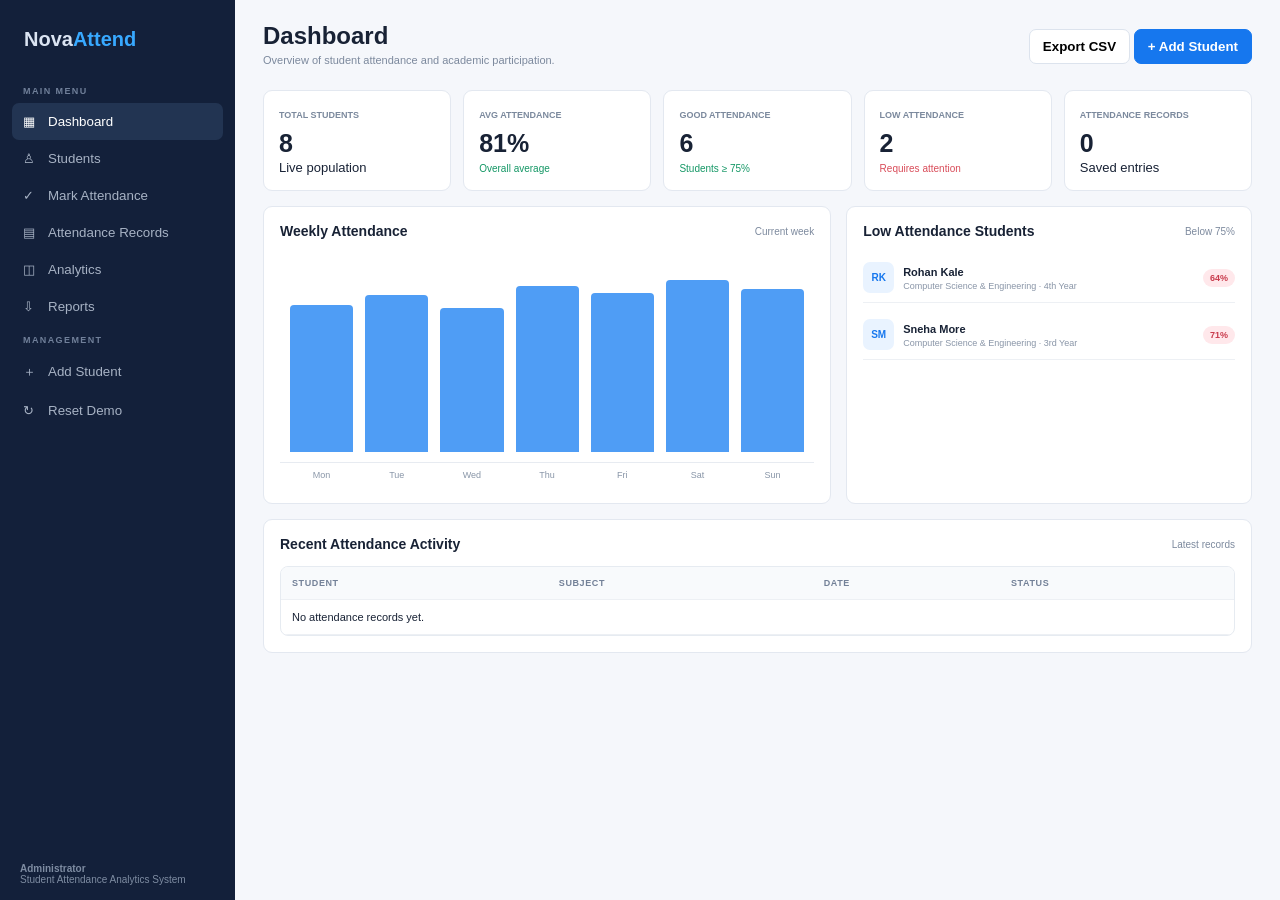
<file: attendance.html>
<!doctype html><html><head><meta charset="utf-8"><meta name="viewport" content="width=device-width,initial-scale=1"><title>NovaAttend | Attendance Management System</title><style>
*{box-sizing:border-box}body{margin:0;font:13px Segoe UI,Arial;background:#f5f7fb;color:#182235}.app{display:flex;min-height:100vh}.side{width:235px;background:#13203a;color:#dbe4f2;position:fixed;inset:0 auto 0 0;padding:18px 12px}.brand{font-size:20px;font-weight:800;padding:10px 12px 25px}.brand em{font-style:normal;color:#38a9ff}.label{font-size:9px;color:#71809a;font-weight:800;letter-spacing:1.4px;padding:10px 11px 7px}.nav button{width:100%;border:0;background:none;color:#a7b2c4;padding:11px;border-radius:7px;text-align:left;cursor:pointer}.nav button:hover,.nav .active{background:#223452;color:#fff}.nav span{display:inline-block;width:25px}.user{position:absolute;bottom:15px;left:20px;font-size:10px;color:#7e8ca2}.main{margin-left:235px;width:calc(100% - 235px);padding:22px 28px}.top{display:flex;justify-content:space-between;align-items:center;margin-bottom:20px}.top h1{margin:0;font-size:24px}.top p{margin:4px 0;color:#7c899d;font-size:11px}.btn{border:1px solid #dce3ed;background:#fff;padding:9px 13px;border-radius:7px;font-weight:700;cursor:pointer}.primary{background:#1677ee;color:#fff;border-color:#1677ee}.page{display:none}.page.active{display:block}.cards{display:grid;grid-template-columns:repeat(5,1fr);gap:12px;margin-bottom:15px}.card,.panel{background:#fff;border:1px solid #e3e8f0;border-radius:9px}.card{padding:15px}.card small{color:#7b899d;font-weight:700;font-size:9px}.card strong{display:block;font-size:25px;margin:8px 0 2px}.good{color:#149765;font-size:10px}.bad{color:#d94c59;font-size:10px}.grid{display:grid;grid-template-columns:1.4fr 1fr;gap:15px}.panel{padding:16px;margin-bottom:15px}.head{display:flex;justify-content:space-between;align-items:center;margin-bottom:14px}.head h3{margin:0;font-size:14px}.muted{color:#7d8a9e;font-size:10px}.bars{height:210px;display:flex;align-items:end;gap:12px;border-bottom:1px solid #e7ebf1;padding:10px}.bars i{flex:1;background:#4f9df5;border-radius:4px 4px 0 0}.days{display:flex;gap:12px;padding:7px 10px;color:#8895a7;font-size:9px}.days span{flex:1;text-align:center}.list{display:grid;gap:7px}.item{display:flex;align-items:center;gap:9px;padding:9px 0;border-bottom:1px solid #edf0f4}.avatar{width:31px;height:31px;border-radius:7px;background:#e9f3ff;color:#1677ee;display:grid;place-items:center;font-size:10px;font-weight:800}.item div:nth-child(2){flex:1}.item b{font-size:11px}.item small{display:block;color:#8995a7;font-size:9px;margin-top:2px}.badge{padding:4px 7px;border-radius:12px;font-size:9px;font-weight:800}.green{background:#e5f7ef;color:#12835a}.red{background:#ffe8eb;color:#c93c4d}.amber{background:#fff3d7;color:#9a7000}.blue{background:#e8f2ff;color:#166bc8}.toolbar{display:flex;gap:7px;flex-wrap:wrap;margin-bottom:12px}.field{border:1px solid #dbe2ec;border-radius:7px;background:#fff;padding:9px 10px;font-size:11px;outline:0}.search{min-width:240px}.table{overflow:auto;border:1px solid #e6ebf1;border-radius:8px}table{border-collapse:collapse;width:100%;min-width:760px}th,td{padding:11px;text-align:left;border-bottom:1px solid #edf0f4;font-size:11px}th{background:#f8fafc;color:#738198;font-size:9px;text-transform:uppercase;letter-spacing:.6px}.student{display:flex;align-items:center;gap:8px}.student small{display:block;color:#8995a7;font-size:9px}.progress{height:5px;width:80px;background:#e8edf3;border-radius:5px;margin-top:4px;overflow:hidden}.progress i{height:100%;display:block;background:#26a875}.analytics{display:grid;grid-template-columns:1fr 1fr;gap:15px}.metric{display:flex;justify-content:space-between;padding:11px 0;border-bottom:1px solid #edf0f4;font-size:11px}.form{display:grid;grid-template-columns:1fr 1fr;gap:12px}.form label{display:block;font-size:9px;font-weight:800;color:#6f7d91;margin-bottom:5px}.form input,.form select{width:100%;border:1px solid #dbe2ec;border-radius:7px;padding:10px}.full{grid-column:1/-1}.modal{display:none;position:fixed;inset:0;background:#101a2f88;align-items:center;justify-content:center;padding:20px}.modal.open{display:flex}.modalbox{width:min(620px,100%);background:white;padding:20px;border-radius:11px}.close{float:right;border:0;background:#edf1f6;border-radius:6px;padding:6px 10px}.toast{position:fixed;right:20px;bottom:20px;background:#16223a;color:white;padding:11px 15px;border-radius:7px;display:none}.toast.show{display:block}@media(max-width:1000px){.cards{grid-template-columns:repeat(3,1fr)}.grid,.analytics{grid-template-columns:1fr}}@media(max-width:650px){.side{width:60px}.brand{font-size:0}.brand em{font-size:18px}.label,.user{display:none}.nav button{font-size:0;text-align:center}.nav span{font-size:15px}.main{margin-left:60px;width:calc(100% - 60px);padding:14px}.cards{grid-template-columns:1fr 1fr}.form{grid-template-columns:1fr}.full{grid-column:auto}}
</style></head><body><div class="app"><aside class="side"><div class="brand">Nova<em>Attend</em></div><div class="label">MAIN MENU</div><div class="nav"><button class="active" onclick="go('dashboard',this)"><span>▦</span>Dashboard</button><button onclick="go('students',this)"><span>♙</span>Students</button><button onclick="go('mark',this)"><span>✓</span>Mark Attendance</button><button onclick="go('records',this)"><span>▤</span>Attendance Records</button><button onclick="go('analytics',this)"><span>◫</span>Analytics</button><button onclick="go('reports',this)"><span>⇩</span>Reports</button></div><div class="label">MANAGEMENT</div><div class="nav"><button onclick="openModal()"><span>＋</span>Add Student</button><button onclick="resetData()"><span>↻</span>Reset Demo</button></div><div class="user"><b>Administrator</b><br>Student Attendance Analytics System</div></aside><main class="main"><div class="top"><div><h1 id="title">Dashboard</h1><p id="sub">Overview of student attendance and academic participation.</p></div><div><button class="btn" onclick="exportCSV()">Export CSV</button> <button class="btn primary" onclick="openModal()">+ Add Student</button></div></div>
<section id="dashboard" class="page active"><div id="cards" class="cards"></div><div class="grid"><div class="panel"><div class="head"><h3>Weekly Attendance</h3><span class="muted">Current week</span></div><div id="bars" class="bars"></div><div class="days"><span>Mon</span><span>Tue</span><span>Wed</span><span>Thu</span><span>Fri</span><span>Sat</span><span>Sun</span></div></div><div class="panel"><div class="head"><h3>Low Attendance Students</h3><span class="muted">Below 75%</span></div><div id="risk" class="list"></div></div></div><div class="panel"><div class="head"><h3>Recent Attendance Activity</h3><span class="muted">Latest records</span></div><div class="table"><table><thead><tr><th>Student</th><th>Subject</th><th>Date</th><th>Status</th></tr></thead><tbody id="recent"></tbody></table></div></div></section>
<section id="students" class="page"><div class="panel"><div class="head"><h3>Student Management</h3><span id="count" class="muted"></span></div><div class="toolbar"><input id="search" oninput="renderStudents()" class="field search" placeholder="Search name, ID or roll number"><select id="df" onchange="renderStudents()" class="field"><option value="">All Departments</option></select><select id="yf" onchange="renderStudents()" class="field"><option value="">All Years</option><option>1st Year</option><option>2nd Year</option><option>3rd Year</option><option>4th Year</option></select></div><div class="table"><table><thead><tr><th>Student</th><th>ID</th><th>Roll No.</th><th>Department</th><th>Year</th><th>Attendance</th><th>Status</th><th>Action</th></tr></thead><tbody id="st"></tbody></table></div></div></section>
<section id="mark" class="page"><div class="panel"><div class="head"><h3>Mark Attendance</h3><span class="muted">Class selection and daily register</span></div><div class="toolbar"><select class="field"><option>Computer Science & Engineering</option><option>Data Science</option><option>Information Technology</option></select><select class="field"><option>3rd Year</option><option>4th Year</option><option>2nd Year</option><option>1st Year</option></select><select class="field"><option>Division A</option><option>Division B</option></select><select class="field"><option>Data Analytics</option><option>DBMS</option><option>Machine Learning</option></select><input id="date" type="date" class="field"></div><div class="table"><table><thead><tr><th>Student</th><th>Roll</th><th>Current %</th><th>Today's Status</th></tr></thead><tbody id="mt"></tbody></table></div><br><button class="btn primary" onclick="saveAttendance()">Save Attendance</button></div></section>
<section id="records" class="page"><div class="panel"><div class="head"><h3>Attendance Records</h3><span class="muted">Historical attendance</span></div><div class="toolbar"><input id="rs" oninput="renderRecords()" class="field search" placeholder="Search student"></div><div class="table"><table><thead><tr><th>Student</th><th>Subject</th><th>Date</th><th>Time</th><th>Status</th><th>Marked By</th></tr></thead><tbody id="rt"></tbody></table></div></div></section>
<section id="analytics" class="page"><div id="acards" class="cards"></div><div class="analytics"><div class="panel"><div class="head"><h3>Attendance Distribution</h3></div><div id="dist"></div></div><div class="panel"><div class="head"><h3>Department Performance</h3></div><div id="dept"></div></div><div class="panel"><div class="head"><h3>Risk Analysis</h3></div><div id="riskAnalysis"></div></div><div class="panel"><div class="head"><h3>System Insights</h3></div><div id="insights"></div></div></div></section>
<section id="reports" class="page"><div class="panel"><div class="head"><h3>Reports</h3><span class="muted">Audit-ready export</span></div><div class="form"><div><label>REPORT TYPE</label><select><option>Student-wise Attendance</option><option>Department-wise Attendance</option><option>Subject-wise Attendance</option><option>Monthly Attendance</option></select></div><div><label>PERIOD</label><select><option>Current Month</option><option>Current Semester</option><option>Academic Year</option></select></div><div class="full" style="margin-top:8px"><div class="notice">The report uses the same live student and attendance dataset as the dashboard.</div><button class="btn primary" onclick="exportCSV()">Generate & Export CSV</button></div></div></div></section></main></div>
<div id="modal" class="modal"><div class="modalbox"><button class="close" onclick="closeModal()">×</button><h3>Add Student</h3><p class="muted">Complete student profile. The new student will immediately appear in all modules.</p><form class="form" onsubmit="addStudent(event)"><div><label>FULL NAME</label><input id="name" required></div><div><label>STUDENT ID</label><input id="sid" required></div><div><label>ROLL NUMBER</label><input id="roll" required></div><div><label>DEPARTMENT</label><select id="dept"><option>Computer Science & Engineering</option><option>Data Science</option><option>Information Technology</option><option>Electronics</option></select></div><div><label>YEAR</label><select id="year"><option>1st Year</option><option>2nd Year</option><option selected>3rd Year</option><option>4th Year</option></select></div><div><label>EMAIL</label><input id="email" type="email"></div><div class="full"><button class="btn primary" style="width:100%">Save Student</button></div></form></div></div><div id="toast" class="toast"></div>
<script>
const seed=[['CSE001','Aditya Patil','01','Computer Science & Engineering','3rd Year',92],['DS002','Rahul Sharma','02','Data Science','3rd Year',86],['CSE003','Sneha More','03','Computer Science & Engineering','3rd Year',71],['IT004','Aarav Joshi','04','Information Technology','2nd Year',94],['DS005','Siya Kulkarni','05','Data Science','3rd Year',76],['CSE006','Rohan Kale','06','Computer Science & Engineering','4th Year',64],['IT007','Meera Shah','07','Information Technology','2nd Year',88],['DS008','Vedant Pawar','08','Data Science','3rd Year',79]];
let students=JSON.parse(localStorage.getItem('na_students')||'null')||seed.map(x=>({id:x[0],name:x[1],roll:x[2],dept:x[3],year:x[4],att:x[5],email:''}));let records=JSON.parse(localStorage.getItem('na_records')||'null')||[];function save(){localStorage.setItem('na_students',JSON.stringify(students));localStorage.setItem('na_records',JSON.stringify(records))}function init(){date.value=new Date().toISOString().slice(0,10);render()}function initials(n){return n.split(' ').map(x=>x[0]).slice(0,2).join('').toUpperCase()}function badge(s){return s==='Present'?'<span class="badge green">Present</span>':s==='Absent'?'<span class="badge red">Absent</span>':'<span class="badge amber">Late</span>'}function go(id,b){document.querySelectorAll('.page').forEach(x=>x.classList.remove('active'));document.getElementById(id).classList.add('active');document.querySelectorAll('.nav button').forEach(x=>x.classList.remove('active'));if(b)b.classList.add('active');let m={dashboard:['Dashboard','Overview of student attendance and academic participation.'],students:['Student Management','Maintain the complete student population and profiles.'],mark:['Mark Attendance','Record daily attendance for a selected class.'],records:['Attendance Records','Review historical attendance entries.'],analytics:['Attendance Analytics','Analyze attendance patterns and identify risk.'],reports:['Reports','Generate and export attendance reports.']}[id];title.textContent=m[0];sub.textContent=m[1];render()}
function addStudent(e){e.preventDefault();students.push({id:sid.value,name:name.value,roll:roll.value,dept:dept.value,year:year.value,att:100,email:email.value});save();e.target.reset();closeModal();render();toast('Student added successfully')}function removeStudent(id){if(confirm('Delete this student?')){students=students.filter(x=>x.id!==id);records=records.filter(x=>x.id!==id);save();render();toast('Student removed')}}function openModal(){modal.classList.add('open');name.focus()}function closeModal(){modal.classList.remove('open')}
function renderCards(){let n=students.length,avg=Math.round(students.reduce((a,x)=>a+x.att,0)/(n||1)),good=students.filter(x=>x.att>=75).length,low=students.filter(x=>x.att<75).length;cards.innerHTML=[['TOTAL STUDENTS',n,'Live population',''],['AVG ATTENDANCE',avg+'%','Overall average','good'],['GOOD ATTENDANCE',good,'Students ≥ 75%','good'],['LOW ATTENDANCE',low,'Requires attention','bad'],['ATTENDANCE RECORDS',records.length,'Saved entries','']].map(x=>`<div class="card"><small>${x[0]}</small><strong>${x[1]}</strong><span class="${x[3]}">${x[2]}</span></div>`).join('');acards.innerHTML=[['AVERAGE',avg+'%'],['LOW ATTENDANCE',low],['EXCELLENT',students.filter(x=>x.att>=90).length],['TOTAL STUDENTS',n],['RECORDS',records.length]].map(x=>`<div class="card"><small>${x[0]}</small><strong>${x[1]}</strong><span class="good">Live dataset</span></div>`).join('')}
function renderStudents(){let q=(search?.value||'').toLowerCase(),d=df?.value||'',y=yf?.value||'';count.textContent=students.length+' students';df.innerHTML='<option value="">All Departments</option>'+[...new Set(students.map(x=>x.dept))].map(x=>`<option>${x}</option>`).join('');df.value=d;let a=students.filter(x=>(x.name+x.id+x.roll).toLowerCase().includes(q)&&(!d||x.dept===d)&&(!y||x.year===y));st.innerHTML=a.map(x=>`<tr><td><div class="student"><div class="avatar">${initials(x.name)}</div><div><b>${x.name}</b><small>${x.email||'No email'}</small></div></div></td><td>${x.id}</td><td>${x.roll}</td><td>${x.dept}</td><td>${x.year}</td><td><b>${x.att}%</b><div class="progress"><i style="width:${x.att}%"></i></div></td><td>${x.att<75?'<span class="badge red">Low</span>':'<span class="badge green">Good</span>'}</td><td><button class="btn" onclick="removeStudent('${x.id}')">Delete</button></td></tr>`).join('')||'<tr><td colspan="8">No students found.</td></tr>'}
function renderMark(){mt.innerHTML=students.map(x=>`<tr><td>${x.name}</td><td>${x.roll}</td><td>${x.att}%</td><td><select class="field statusSel" data-id="${x.id}"><option>Present</option><option>Absent</option><option>Late</option></select></td></tr>`).join('')}function saveAttendance(){let d=date.value||new Date().toISOString().slice(0,10);document.querySelectorAll('.statusSel').forEach(s=>records.push({id:s.dataset.id,status:s.value,date:d,time:new Date().toLocaleTimeString(),subject:'Data Analytics',marked:'Administrator'}));save();render();toast('Attendance saved')}
function renderRecords(){let q=(rs?.value||'').toLowerCase();let a=records.filter(r=>(students.find(x=>x.id===r.id)?.name||'').toLowerCase().includes(q)).slice(-100).reverse();rt.innerHTML=a.map(r=>{let s=students.find(x=>x.id===r.id)||{};return `<tr><td>${s.name||r.id}</td><td>${r.subject}</td><td>${r.date}</td><td>${r.time}</td><td>${badge(r.status)}</td><td>${r.marked}</td></tr>`}).join('')||'<tr><td colspan="6">No records yet.</td></tr>'}
function analytics(){let avg=Math.round(students.reduce((a,x)=>a+x.att,0)/(students.length||1)),low=students.filter(x=>x.att<75).length;dist.innerHTML=[['90–100%',students.filter(x=>x.att>=90).length],['75–89%',students.filter(x=>x.att>=75&&x.att<90).length],['60–74%',students.filter(x=>x.att>=60&&x.att<75).length],['Below 60%',students.filter(x=>x.att<60).length]].map(x=>`<div class="metric"><span>${x[0]}</span><b>${x[1]} students</b></div>`).join('');let g={};students.forEach(x=>(g[x.dept]??=[]).push(x.att));dept.innerHTML=Object.entries(g).map(([k,v])=>`<div class="metric"><span>${k}</span><b>${Math.round(v.reduce((a,b)=>a+b,0)/v.length)}%</b></div>`).join('');riskAnalysis.innerHTML=students.filter(x=>x.att<75).sort((a,b)=>a.att-b.att).map(x=>`<div class="metric"><span>${x.name}</span><b style="color:#d94c59">${x.att}%</b></div>`).join('')||'<div class="metric"><span>No low-attendance students</span><b>Healthy</b></div>';insights.innerHTML=`<div class="metric"><span>Population</span><b>${students.length}</b></div><div class="metric"><span>Average attendance</span><b>${avg}%</b></div><div class="metric"><span>Students below 75%</span><b>${low}</b></div><div class="metric"><span>Records captured</span><b>${records.length}</b></div>`}
function dashboard(){risk.innerHTML=students.filter(x=>x.att<75).sort((a,b)=>a.att-b.att).map(x=>`<div class="item"><div class="avatar">${initials(x.name)}</div><div><b>${x.name}</b><small>${x.dept} · ${x.year}</small></div><span class="badge red">${x.att}%</span></div>`).join('')||'<span class="muted">No students require attention.</span>';recent.innerHTML=records.slice(-8).reverse().map(r=>{let s=students.find(x=>x.id===r.id)||{};return `<tr><td>${s.name||r.id}</td><td>${r.subject}</td><td>${r.date}</td><td>${badge(r.status)}</td></tr>`}).join('')||'<tr><td colspan="4">No attendance records yet.</td></tr>';bars.innerHTML=[78,83,76,88,84,91,86].map(x=>`<i style="height:${x}%"></i>`).join('')}
function render(){renderCards();renderStudents();renderMark();renderRecords();analytics();dashboard()}function resetData(){if(confirm('Reset to demo data?')){students=seed.map(x=>({id:x[0],name:x[1],roll:x[2],dept:x[3],year:x[4],att:x[5],email:''}));records=[];save();render();toast('Demo data restored')}}function exportCSV(){let csv='ID,Name,Roll,Department,Year,Attendance\n'+students.map(x=>[x.id,x.name,x.roll,x.dept,x.year,x.att+'%'].map(v=>`"${v}"`).join(',')).join('\n');let a=document.createElement('a');a.href=URL.createObjectURL(new Blob([csv],{type:'text/csv'}));a.download='NovaAttend_Report.csv';a.click();toast('CSV exported')}function toast(t){toastEl.textContent=t;toastEl.classList.add('show');setTimeout(()=>toastEl.classList.remove('show'),1800)}const toastEl=document.getElementById('toast');init();
</script></body></html>
</file>
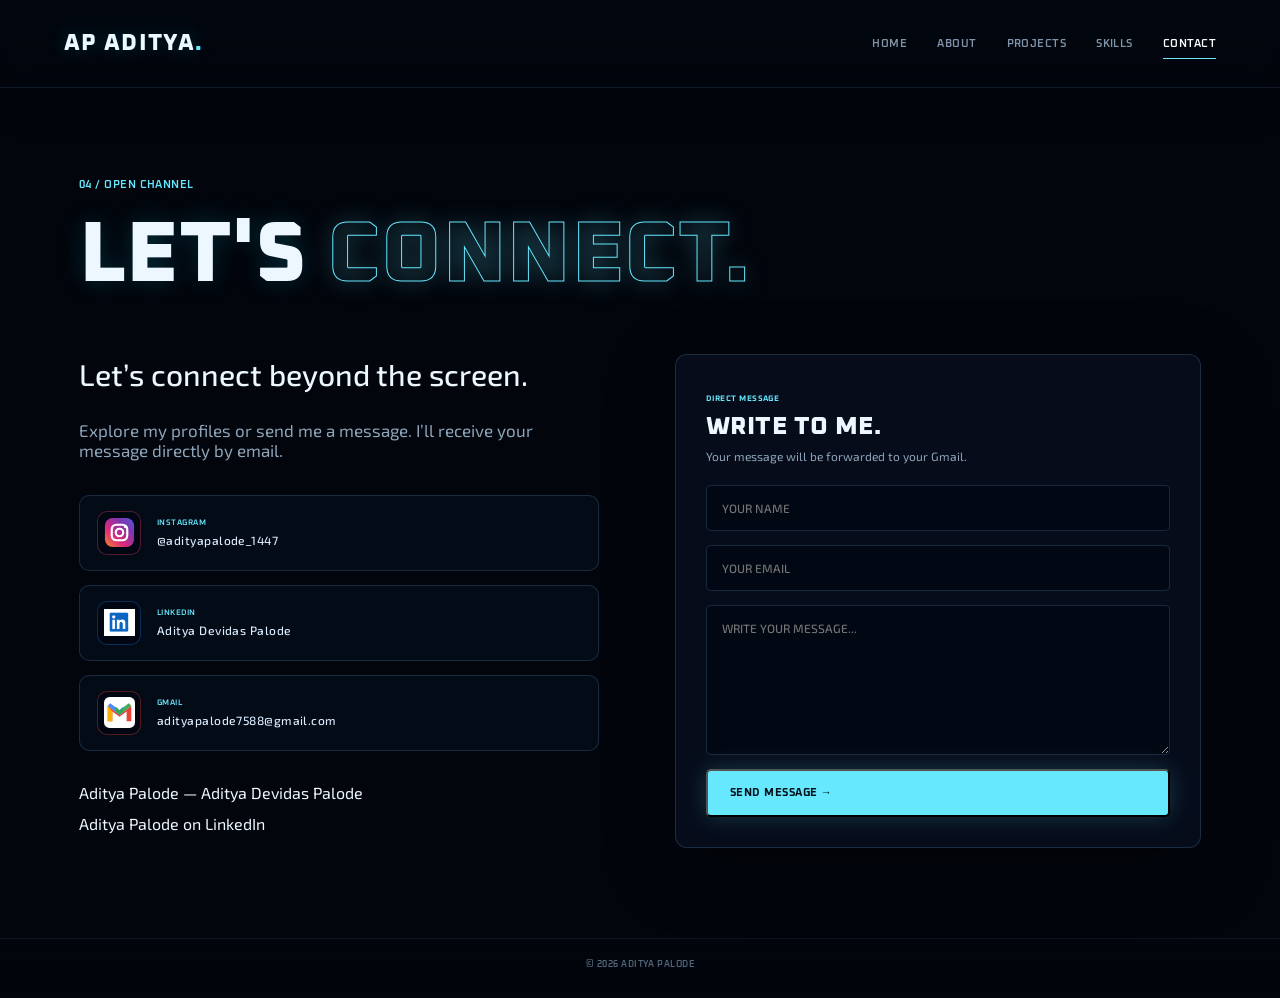
<file: contact.html>
<!DOCTYPE html><html lang="en"><head><meta charset="UTF-8"><meta name="viewport" content="width=device-width,initial-scale=1.0"><meta name="description" content="Contact Aditya Devidas Palode, an Integrated B.Tech Computer Science (Data Science) student. Connect through Instagram, LinkedIn or email."><meta name="author" content="Aditya Devidas Palode"><meta name="robots" content="index, follow"><link rel="canonical" href="https://adityapalode1447.github.io/contact.html"><meta property="og:title" content="Contact Aditya Devidas Palode | Portfolio"><meta property="og:description" content="Connect with Aditya Devidas Palode through Instagram, LinkedIn or Gmail."><meta property="og:url" content="https://adityapalode1447.github.io/contact.html"><meta property="og:type" content="profile"><meta property="og:site_name" content="Aditya Palode"><title>Contact Aditya Devidas Palode | Portfolio</title><script src="https://platform.linkedin.com/badges/js/profile.js" async defer type="text/javascript"></script><link rel="stylesheet" href="css/style.css"></head><body><canvas id="space"></canvas><div class="noise"></div><header><a class="brand" href="index.html"><span>AP</span> ADITYA<span class="dot">.</span></a><nav><a href="index.html">HOME</a><a href="about.html">ABOUT</a><a href="projects.html">PROJECTS</a><a href="skills.html">SKILLS</a><a class="active" href="contact.html">CONTACT</a></nav><button class="hamb" onclick="menu()">☰</button></header><main class="page reveal"><p class="kicker">04 / OPEN CHANNEL</p><h1 class="page-title">LET'S <em>CONNECT.</em></h1><div class="contact"><div><p class="bigtext">Let’s connect beyond the screen.</p><p class="muted">Explore my profiles or send me a message. I’ll receive your message directly by email.</p><div class="contact-links"><a class="social-link instagram" href="https://www.instagram.com/adityapalode_1447/" target="_blank" rel="noopener noreferrer"><span class="social-icon instagram-icon"><img src="instagram-logo.svg" alt="Instagram logo"></span><span><small>INSTAGRAM</small><b>@adityapalode_1447</b></span></a><a class="social-link linkedin" href="https://www.linkedin.com/in/adityadevidaspalode/" target="_blank" rel="me noopener noreferrer"><span class="social-icon linkedin-icon"><img src="linkedin-logo.png" alt="LinkedIn logo"></span><span><small>LINKEDIN</small><b>Aditya Devidas Palode</b></span></a><a class="social-link gmail" href="mailto:adityapalode7588@gmail.com" aria-label="Compose an email to Aditya Palode"><span class="social-icon gmail-icon"><img src="gmail-logo.svg" alt="Gmail logo"></span><span><small>GMAIL</small><b>adityapalode7588@gmail.com</b></span></a></div><div style="margin-top:32px;"><div class="badge-base LI-profile-badge" data-locale="en_US" data-size="medium" data-theme="light" data-type="HORIZONTAL" data-vanity="adityadevidaspalode" data-version="v1"><a class="badge-base__link LI-simple-link" href="https://www.linkedin.com/in/adityadevidaspalode/">Aditya Palode — Aditya Devidas Palode</a></div><p style="margin-top:12px;"><a href="https://www.linkedin.com/in/adityadevidaspalode/" target="_blank" rel="me noopener noreferrer">Aditya Palode on LinkedIn</a></p></div></div><form action="https://formsubmit.co/adityapalode7588@gmail.com" method="POST" class="glass contact-form"><input type="hidden" name="_subject" value="New Portfolio Contact Message — Aditya Palode"><input type="hidden" name="_template" value="table"><input type="hidden" name="_captcha" value="false"><input type="hidden" name="_next" value="./contact.html?sent=1"><div class="form-heading"><span>DIRECT MESSAGE</span><h2>WRITE TO ME.</h2><p>Your message will be forwarded to your Gmail.</p></div><input id="name" name="name" required placeholder="YOUR NAME"><input id="email" name="email" required type="email" placeholder="YOUR EMAIL"><textarea id="msg" name="message" required placeholder="WRITE YOUR MESSAGE..."></textarea><button class="btn glow" type="submit">SEND MESSAGE →</button></form></div></main><footer>© 2026 ADITYA PALODE</footer><script src="js/script.js"></script></body></html>
</file>
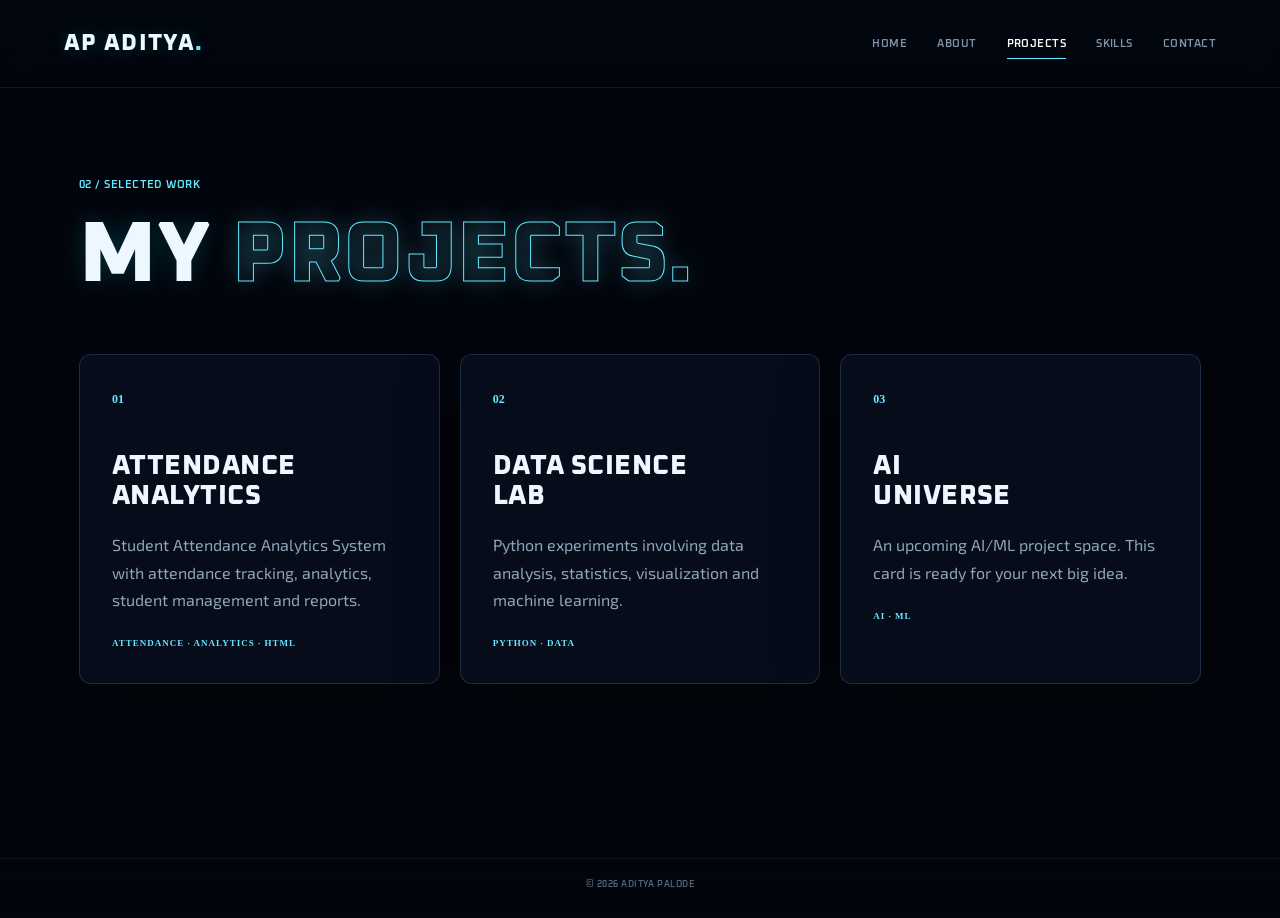
<file: projects.html>
<!DOCTYPE html><html lang="en"><head><meta charset="UTF-8"><meta name="viewport" content="width=device-width,initial-scale=1.0"><meta name="description" content="Projects by Aditya Devidas Palode, including the Student Attendance Analytics System with Admin, Teacher and Student dashboards, attendance tracking, analytics and reports."><meta name="author" content="Aditya Devidas Palode"><meta name="robots" content="index, follow"><link rel="canonical" href="https://adityapalode1447.github.io/projects.html"><meta property="og:title" content="Projects | Aditya Devidas Palode"><meta property="og:description" content="Explore Data Science, programming, analytics and AI/ML projects by Aditya Devidas Palode."><meta property="og:url" content="https://adityapalode1447.github.io/projects.html"><meta property="og:type" content="website"><meta property="og:site_name" content="Aditya Palode"><title>Projects | Aditya Devidas Palode | Data Science Portfolio</title><link rel="stylesheet" href="css/style.css"></head><body><canvas id="space"></canvas><div class="noise"></div><header><a class="brand" href="index.html"><span>AP</span> ADITYA<span class="dot">.</span></a><nav><a href="index.html">HOME</a><a href="about.html">ABOUT</a><a class="active" href="projects.html">PROJECTS</a><a href="skills.html">SKILLS</a><a href="contact.html">CONTACT</a></nav><button class="hamb" onclick="menu()">☰</button></header><main class="page reveal"><p class="kicker">02 / SELECTED WORK</p><h1 class="page-title">MY <em>PROJECTS.</em></h1><div class="project-grid"><a href="attendance.html" aria-label="Open Attendance Analytics System" style="display:block;color:inherit;text-decoration:none"><article class="project glass"><span>01</span><h2>ATTENDANCE<br>ANALYTICS</h2><p>Student Attendance Analytics System with attendance tracking, analytics, student management and reports.</p><div class="tags">ATTENDANCE · ANALYTICS · HTML</div></article></a><article class="project glass"><span>02</span><h2>DATA SCIENCE<br>LAB</h2><p>Python experiments involving data analysis, statistics, visualization and machine learning.</p><div class="tags">PYTHON · DATA</div></article><article class="project glass"><span>03</span><h2>AI<br>UNIVERSE</h2><p>An upcoming AI/ML project space. This card is ready for your next big idea.</p><div class="tags">AI · ML</div></article></div></main><footer>© 2026 ADITYA PALODE</footer><script src="js/script.js"></script></body></html>
</file>
<file: css/style.css>
@import url('./c0.css');
@import url('./c1.css');
@import url('./c2.css');
@import url('./c3.css');
</file>
